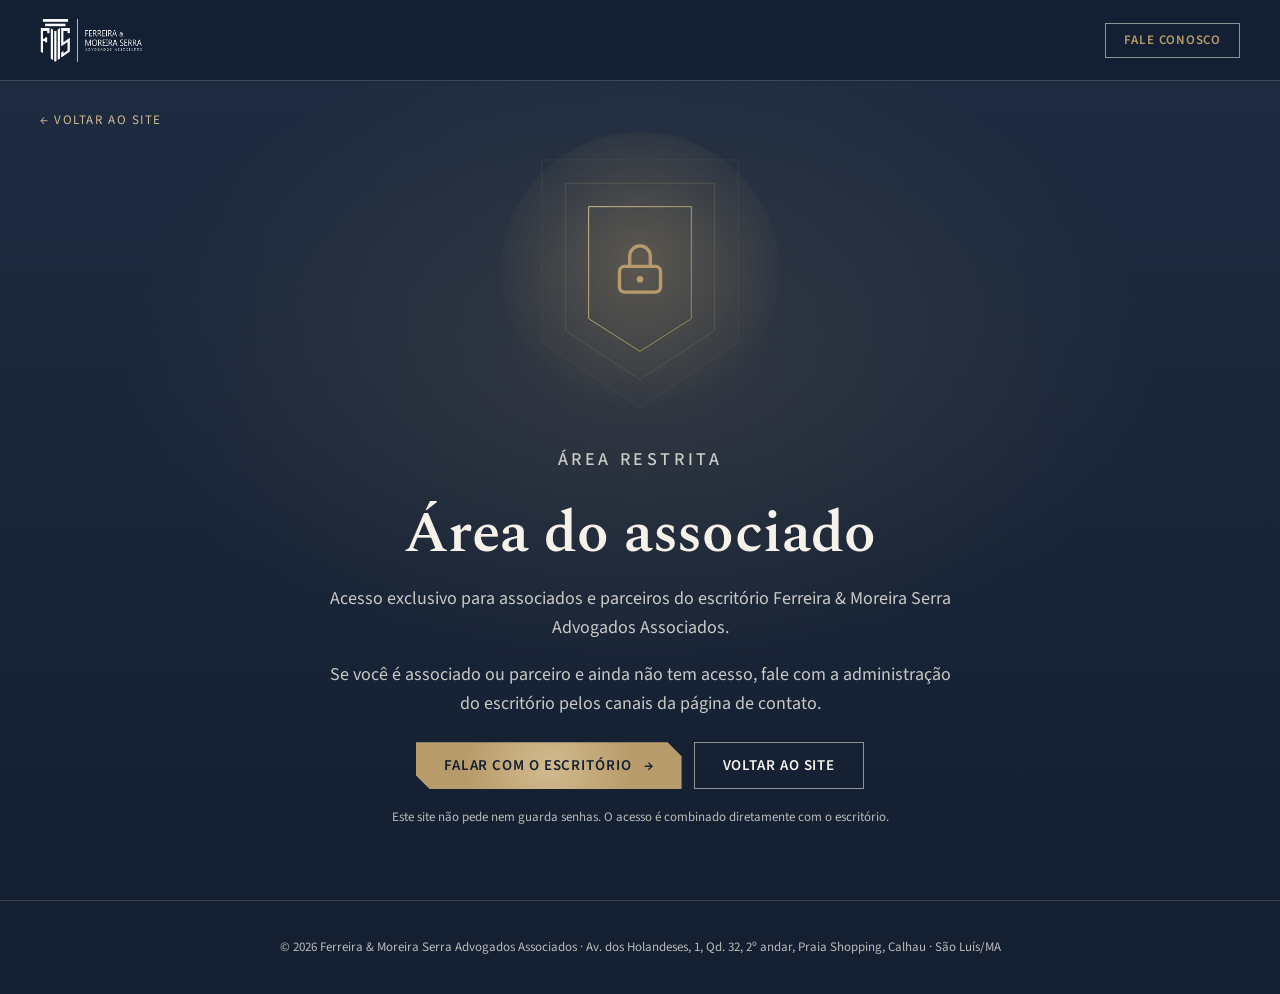
<file: associados.html>
<!doctype html>
<html lang="pt-BR">
<head>
  <meta charset="utf-8">
  <meta name="viewport" content="width=device-width, initial-scale=1">
  <title>Área do associado · Ferreira &amp; Moreira Serra Advogados Associados</title>
  <meta name="description" content="Acesso exclusivo para associados e parceiros do escritório Ferreira & Moreira Serra Advogados Associados.">
  <meta name="robots" content="noindex, nofollow">
  <meta name="theme-color" content="#141F31">
  <link rel="icon" type="image/svg+xml" href="assets/img/favicon.svg">
  <link rel="preconnect" href="https://fonts.googleapis.com">
  <link rel="preconnect" href="https://fonts.gstatic.com" crossorigin>
  <link href="https://fonts.googleapis.com/css2?family=Source+Sans+3:wght@400;500;600&family=Spectral:ital,wght@0,400;0,500;0,600;1,400&display=swap" rel="stylesheet">
  <link rel="stylesheet" href="assets/css/style.css?v=20261118k">
  <script>document.documentElement.classList.add(window.matchMedia("(prefers-reduced-motion: reduce)").matches ? "calmo" : "anima");</script>
</head>
<body>

<header class="topo rolado">
  <div class="topo__in">
    <a class="marca" href="index.html" aria-label="Ferreira & Moreira Serra — voltar ao site">
      <img src="assets/img/logo-fms.png" alt="Ferreira & Moreira Serra Advogados Associados" width="1522" height="657">
    </a>
    <nav class="nav" aria-label="Principal">
      <a href="index.html#contato" class="btn btn--contorno btn--peq">Fale conosco</a>
    </nav>
  </div>
</header>

<main class="assoc" id="conteudo">
  <a class="assoc__voltar" href="index.html">← Voltar ao site</a>
  <div class="assoc__in">
    <div class="assoc__escudo" aria-hidden="true">
      <svg class="hero__escudos" viewBox="0 0 600 640">
        <defs>
          <linearGradient id="g-latao" x1="0" y1="0" x2="1" y2="1">
            <stop offset="0" stop-color="#D9C39A"/><stop offset="1" stop-color="#9C7F50"/>
          </linearGradient>
          <radialGradient id="g-brilho" cx=".5" cy=".45" r=".55">
            <stop offset="0" stop-color="#B89B6A" stop-opacity=".35"/><stop offset="1" stop-color="#B89B6A" stop-opacity="0"/>
          </radialGradient>
        </defs>
        <circle cx="300" cy="300" r="300" fill="url(#g-brilho)"/>
        <path pathLength="1" d="M90 60h420v390L300 590 90 450z" fill="none" stroke="#B89B6A" stroke-opacity=".25"/>
        <path pathLength="1" d="M140 110h320v315L300 530 140 425z" fill="none" stroke="#B89B6A" stroke-opacity=".45"/>
        <path pathLength="1" d="M190 160h220v240L300 470 190 400z" fill="none" stroke="url(#g-latao)" stroke-width="2"/>
      </svg>
      <svg class="assoc__cadeado" viewBox="0 0 24 24"><rect x="4" y="11" width="16" height="10" rx="2" fill="none" stroke="currentColor" stroke-width="1.3"/><path d="M8 11V7a4 4 0 0 1 8 0v4" fill="none" stroke="currentColor" stroke-width="1.3"/><circle cx="12" cy="16" r="1.3" fill="currentColor"/></svg>
    </div>
    <p class="sobretitulo">Área restrita</p>
    <h1>Área do associado</h1>
    <p>Acesso exclusivo para associados e parceiros do escritório Ferreira &amp; Moreira Serra Advogados Associados.</p>
    <p>Se você é associado ou parceiro e ainda não tem acesso, fale com a administração do escritório pelos canais da página de contato.</p>
    <div class="assoc__acoes">
      <a class="btn btn--latao" href="index.html#contato">Falar com o escritório <span aria-hidden="true">→</span></a>
      <a class="btn btn--contorno" href="index.html">Voltar ao site</a>
    </div>
    <small>Este site não pede nem guarda senhas. O acesso é combinado diretamente com o escritório.</small>
  </div>
</main>

<footer class="rodape" style="padding: 36px 0">
  <div class="cont">
    <p class="rodape__legal" style="border: 0; padding: 0">© <span id="ano">2026</span> Ferreira &amp; Moreira Serra Advogados Associados · Av. dos Holandeses, 1, Qd. 32, 2º andar, Praia Shopping, Calhau · São Luís/MA</p>
  </div>
</footer>
<script>document.getElementById("ano").textContent = new Date().getFullYear();</script>
</body>
</html>
</file>
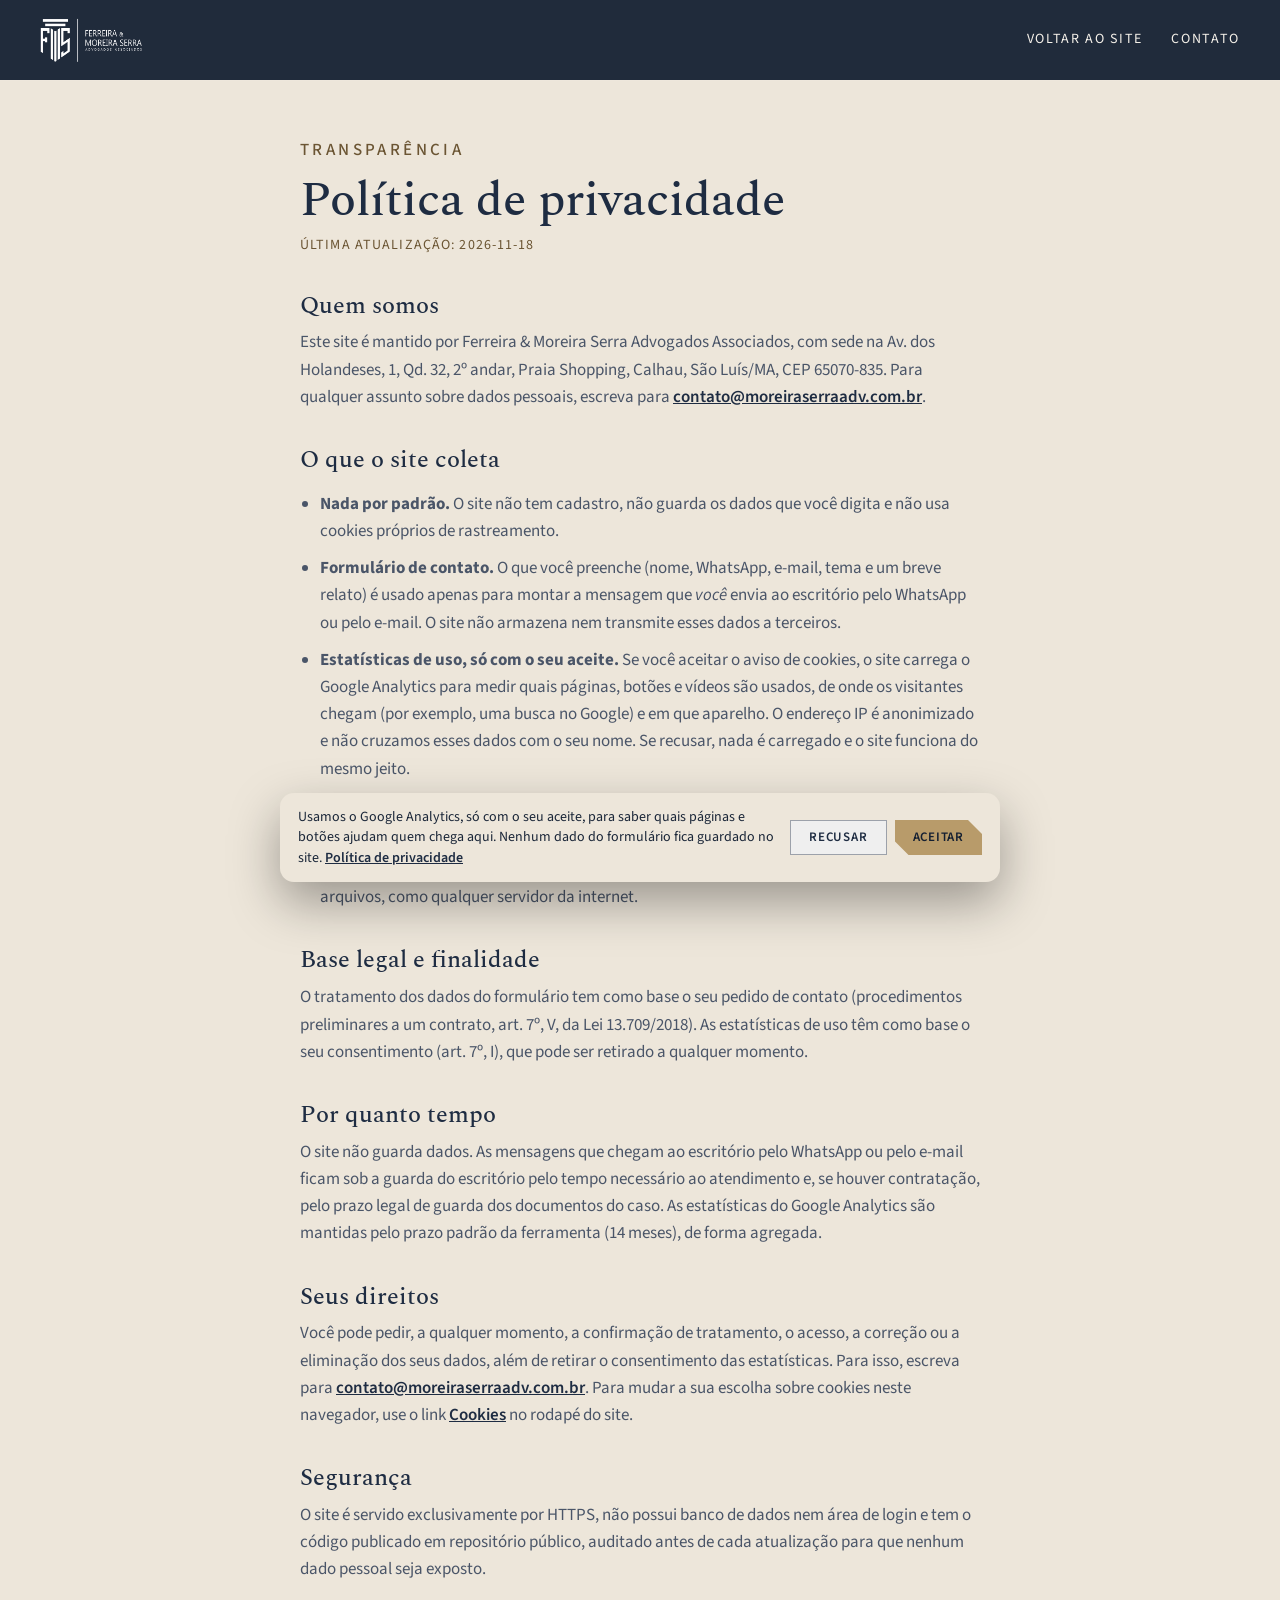
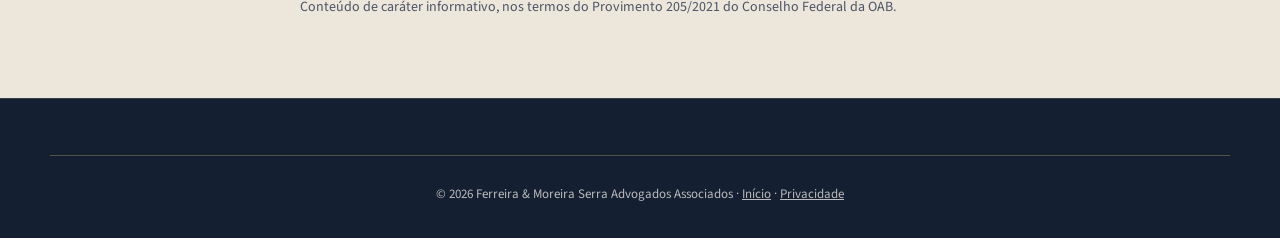
<file: privacidade.html>
<!DOCTYPE html>
<html lang="pt-BR">
<head>
  <meta charset="UTF-8">
  <meta name="viewport" content="width=device-width, initial-scale=1">
  <title>Política de privacidade · Ferreira &amp; Moreira Serra Advogados Associados</title>
  <meta name="description" content="Como o site do escritório Ferreira & Moreira Serra trata os dados de quem o visita: o que é coletado, com que finalidade, por quanto tempo e como exercer os seus direitos.">
  <link rel="canonical" href="https://moreiraserraadv.com.br/privacidade.html">
  <link rel="icon" href="assets/img/favicon.svg" type="image/svg+xml">
  <link rel="preconnect" href="https://fonts.googleapis.com">
  <link rel="preconnect" href="https://fonts.gstatic.com" crossorigin>
  <link href="https://fonts.googleapis.com/css2?family=Source+Sans+3:wght@400;500;600&family=Spectral:ital,wght@0,400;0,500;0,600;1,400&display=swap" rel="stylesheet">
  <link rel="stylesheet" href="assets/css/style.css?v=20261118k">
</head>
<body class="pagina-texto">
<a class="pular" href="#conteudo">Ir para o conteúdo</a>
<header class="topo rolado" id="topo">
  <div class="topo__in">
    <a class="marca" href="index.html" aria-label="Início"><img src="assets/img/logo-fms.png" alt="Ferreira & Moreira Serra Advogados Associados" width="180" height="54"></a>
    <nav class="nav"><a href="index.html">Voltar ao site</a><a href="index.html#contato">Contato</a></nav>
  </div>
</header>

<main id="conteudo" class="texto-legal">
  <div class="cont">
    <p class="sobretitulo">Transparência</p>
    <h1>Política de privacidade</h1>
    <p class="texto-legal__data">Última atualização: 2026-11-18</p>

    <h2>Quem somos</h2>
    <p>Este site é mantido por Ferreira &amp; Moreira Serra Advogados Associados, com sede na Av. dos Holandeses, 1, Qd. 32, 2º andar, Praia Shopping, Calhau, São Luís/MA, CEP 65070-835. Para qualquer assunto sobre dados pessoais, escreva para <a href="mailto:contato@moreiraserraadv.com.br">contato@moreiraserraadv.com.br</a>.</p>

    <h2>O que o site coleta</h2>
    <ul>
      <li><strong>Nada por padrão.</strong> O site não tem cadastro, não guarda os dados que você digita e não usa cookies próprios de rastreamento.</li>
      <li><strong>Formulário de contato.</strong> O que você preenche (nome, WhatsApp, e-mail, tema e um breve relato) é usado apenas para montar a mensagem que <em>você</em> envia ao escritório pelo WhatsApp ou pelo e-mail. O site não armazena nem transmite esses dados a terceiros.</li>
      <li><strong>Estatísticas de uso, só com o seu aceite.</strong> Se você aceitar o aviso de cookies, o site carrega o Google Analytics para medir quais páginas, botões e vídeos são usados, de onde os visitantes chegam (por exemplo, uma busca no Google) e em que aparelho. O endereço IP é anonimizado e não cruzamos esses dados com o seu nome. Se recusar, nada é carregado e o site funciona do mesmo jeito.</li>
      <li><strong>Vídeos.</strong> Os vídeos do YouTube só são carregados quando você clica para assistir, pelo domínio <code>youtube-nocookie.com</code>, que não grava cookies de rastreamento antes do play.</li>
      <li><strong>Fontes.</strong> As fontes de texto vêm do Google Fonts, que recebe o seu endereço IP para entregar os arquivos, como qualquer servidor da internet.</li>
    </ul>

    <h2>Base legal e finalidade</h2>
    <p>O tratamento dos dados do formulário tem como base o seu pedido de contato (procedimentos preliminares a um contrato, art. 7º, V, da Lei 13.709/2018). As estatísticas de uso têm como base o seu consentimento (art. 7º, I), que pode ser retirado a qualquer momento.</p>

    <h2>Por quanto tempo</h2>
    <p>O site não guarda dados. As mensagens que chegam ao escritório pelo WhatsApp ou pelo e-mail ficam sob a guarda do escritório pelo tempo necessário ao atendimento e, se houver contratação, pelo prazo legal de guarda dos documentos do caso. As estatísticas do Google Analytics são mantidas pelo prazo padrão da ferramenta (14 meses), de forma agregada.</p>

    <h2>Seus direitos</h2>
    <p>Você pode pedir, a qualquer momento, a confirmação de tratamento, o acesso, a correção ou a eliminação dos seus dados, além de retirar o consentimento das estatísticas. Para isso, escreva para <a href="mailto:contato@moreiraserraadv.com.br">contato@moreiraserraadv.com.br</a>. Para mudar a sua escolha sobre cookies neste navegador, use o link <a href="#" data-cookies-reabrir>Cookies</a> no rodapé do site.</p>

    <h2>Segurança</h2>
    <p>O site é servido exclusivamente por HTTPS, não possui banco de dados nem área de login e tem o código publicado em repositório público, auditado antes de cada atualização para que nenhum dado pessoal seja exposto.</p>

    <p class="texto-legal__nota">Conteúdo de caráter informativo, nos termos do Provimento 205/2021 do Conselho Federal da OAB.</p>
  </div>
</main>

<footer class="rodape">
  <div class="cont rodape__legal">© <span id="ano">2026</span> Ferreira &amp; Moreira Serra Advogados Associados · <a href="index.html">Início</a> · <a href="privacidade.html">Privacidade</a></div>
</footer>
<script src="assets/js/contato.js?v=20261118k"></script>
<script src="assets/js/metricas.js?v=20261118k"></script>
</body>
</html>
</file>
<file: assets/css/style.css>
/* ==========================================================
   Ferreira & Moreira Serra — site institucional
   Paleta e tipografia: ver CLAUDE.md
   ========================================================== */
:root {
  --marinho: #1E2C42;
  --marinho-2: #24344D;
  --profundo: #141F31;
  --latao: #B89B6A;
  --latao-claro: #D2BA8E;
  --areia: #EDE6DA;
  --areia-2: #E3DACB;
  --tinta: #1A2638;
  --tinta-suave: #4A5568;
  --branco: #F6F2EA;
  --linha-clara: rgba(246, 242, 234, .14);
  --serif: "Spectral", Georgia, "Times New Roman", serif;
  --sans: "Source Sans 3", "Segoe UI", system-ui, sans-serif;
  --escudo: polygon(0 0, 100% 0, 100% 84%, 50% 100%, 0 84%);
  --chanfro: polygon(0 0, calc(100% - 14px) 0, 100% 14px, 100% 100%, 14px 100%, 0 calc(100% - 14px));
  --cont: 1180px;
  --gutter: clamp(16px, 4vw, 40px);
}

*, *::before, *::after { box-sizing: border-box; }
html { scroll-behavior: smooth; scroll-padding-top: 84px; }
body {
  margin: 0;
  font: 400 17px/1.6 var(--sans);
  color: var(--branco);
  background: var(--profundo);
  -webkit-font-smoothing: antialiased;
}
img { max-width: 100%; display: block; }
a { color: inherit; }
h1, h2, h3, h4 { font-family: var(--serif); font-weight: 500; line-height: 1.12; margin: 0; }
p { margin: 0; }
i { font-style: normal; color: var(--latao); }
:focus-visible { outline: 2px solid var(--latao); outline-offset: 3px; }

.pular {
  position: absolute; left: -999px; top: 8px; z-index: 100;
  background: var(--latao); color: var(--profundo); padding: 8px 14px;
}
.pular:focus { left: 8px; }

.cont { max-width: var(--cont); margin: 0 auto; padding: 0 var(--gutter); }

.sobretitulo {
  font: 500 13px/1.2 var(--sans);
  letter-spacing: .22em;
  text-transform: uppercase;
  color: var(--latao);
  margin-bottom: 18px;
}

.titulo-secao { font-size: clamp(32px, 4.4vw, 52px); margin-bottom: clamp(36px, 5vw, 64px); }

/* ---------- Botões ---------- */
.btn {
  display: inline-flex; align-items: center; justify-content: center; gap: 12px;
  padding: 15px 28px;
  font: 600 15px/1 var(--sans);
  letter-spacing: .08em; text-transform: uppercase;
  text-decoration: none; border: 0; cursor: pointer;
  transition: background .2s, color .2s, transform .2s;
}
.btn--latao { background: var(--latao); color: var(--profundo); clip-path: var(--chanfro); }
.btn--latao:hover { background: var(--latao-claro); }
.btn--contorno { border: 1px solid currentColor; color: var(--branco); }
.btn--contorno:hover { background: var(--branco); color: var(--profundo); }
.btn--peq { padding: 10px 18px; font-size: 13px; }
.btn--largo { width: 100%; }

/* ---------- Cabeçalho ---------- */
.topo {
  position: fixed; inset: 0 0 auto; z-index: 50;
  transition: background .3s, box-shadow .3s;
}
.topo.rolado { background: rgba(20, 31, 49, .94); backdrop-filter: blur(8px); box-shadow: 0 1px 0 var(--linha-clara); }
.topo__in {
  max-width: 1320px; margin: 0 auto; padding: 18px var(--gutter);
  display: flex; align-items: center; justify-content: space-between; gap: 24px;
}
.marca img { height: 54px; width: auto; filter: brightness(0) invert(1); }
.topo.rolado .marca img { height: 44px; }
.nav { display: flex; align-items: center; gap: clamp(16px, 2.2vw, 34px); }
.nav a:not(.btn) {
  font-size: 14px; letter-spacing: .12em; text-transform: uppercase; text-decoration: none;
  padding: 6px 0; border-bottom: 1px solid transparent;
}
.nav a:not(.btn):hover, .nav a.ativo { border-color: var(--latao); }
.nav .btn--contorno { color: var(--latao); }
.nav .btn--contorno:hover { background: var(--latao); color: var(--profundo); }

.menu-btn { display: none; background: none; border: 0; padding: 8px; cursor: pointer; }
.menu-btn span { display: block; width: 26px; height: 2px; background: var(--latao); margin: 6px 0; transition: transform .25s, opacity .25s; }

/* ---------- Hero ---------- */
.hero {
  position: relative; min-height: 100vh; min-height: 100svh;
  display: grid; grid-template-columns: 1.15fr .85fr; align-items: center;
  background:
    radial-gradient(1200px 600px at 85% 40%, rgba(184,155,106,.10), transparent 60%),
    linear-gradient(180deg, var(--marinho) 0%, var(--profundo) 100%);
  overflow: hidden;
}
.hero__painel {
  position: relative; height: 100%;
  display: flex; align-items: center;
  padding: 140px var(--gutter) 120px max(var(--gutter), calc((100vw - 1180px) / 2 + var(--gutter)));
}
.hero__painel::before {
  content: ""; position: absolute; inset: 0 -12% 0 0; z-index: 0;
  background: var(--marinho-2);
  clip-path: polygon(0 0, 78% 0, 100% 58%, 72% 100%, 0 100%);
  opacity: .55;
}
.hero__texto { position: relative; z-index: 1; max-width: 680px; }
.hero h1 { font-size: clamp(38px, 5.4vw, 74px); font-weight: 600; letter-spacing: -.01em; }
.hero__lead { margin-top: 22px; max-width: 560px; font-size: 18px; color: rgba(246,242,234,.8); }
.hero__acoes { margin-top: 30px; display: flex; flex-wrap: wrap; gap: 14px; }

.hero__areas { margin-top: 20px; font-size: clamp(18px, 1.9vw, 23px); }
.hero__areas i { margin: 0 8px; }
.atalhos__rot { margin-top: 28px; font-size: 13px; letter-spacing: .14em; text-transform: uppercase; color: rgba(246,242,234,.55); }
.atalhos { margin-top: 10px; display: flex; flex-wrap: wrap; align-items: center; gap: 8px; }
.atalhos a {
  font-size: 14px; text-decoration: none; padding: 6px 14px; border-radius: 999px;
  border: 1px solid rgba(184,155,106,.5); color: var(--latao-claro); transition: background .2s, color .2s;
}
.atalhos a:hover { background: var(--latao); color: var(--profundo); }

.hero__arte { position: relative; width: min(100%, 560px); justify-self: center; aspect-ratio: 600 / 640; margin-right: var(--gutter); }
.hero__escudos { position: absolute; inset: 0; width: 100%; height: 100%; animation: respira 9s ease-in-out infinite; }
.hero__monograma {
  position: absolute; left: 39.2%; top: 32%; width: 21.7%; aspect-ratio: 445 / 657; overflow: hidden;
}
.hero__monograma img { width: 342%; max-width: none; height: auto; filter: brightness(0) invert(1); }
@keyframes respira { 50% { transform: scale(1.025); } }
@media (prefers-reduced-motion: reduce) { .hero__escudos { animation: none; } html { scroll-behavior: auto; } }

/* ---------- Faixa "Visto na Band" ---------- */
.faixa {
  display: flex; align-items: center; justify-content: center; flex-wrap: wrap; gap: 10px 22px;
  padding: 22px var(--gutter); text-decoration: none; text-align: center;
  background: linear-gradient(90deg, #9C7F50, var(--latao) 30%, var(--latao-claro) 50%, var(--latao) 70%, #9C7F50);
  color: var(--profundo);
}
.faixa__rotulo { font-size: 13px; letter-spacing: .2em; text-transform: uppercase; }
.faixa__band { font: 600 clamp(22px, 2.6vw, 30px)/1 var(--serif); letter-spacing: .01em; }
.faixa__txt { font-size: 16px; }
.faixa__link { font-weight: 600; font-size: 14px; letter-spacing: .1em; text-transform: uppercase; border-bottom: 1px solid currentColor; }
.faixa:hover .faixa__link { border-bottom-width: 2px; }

/* ---------- Seu caso (triagem) ---------- */
.triagem__cab { display: grid; grid-template-columns: 1fr 1fr; gap: 16px 60px; align-items: end; margin-bottom: clamp(28px, 3.5vw, 44px); }
.triagem__cab .titulo-secao { margin-bottom: 0; color: var(--marinho); }
.triagem__cab > p { color: var(--tinta-suave); font-size: 18px; }

.caso {
  display: grid; grid-template-columns: 280px 1fr;
  background: #FBF8F3; color: var(--tinta);
  border-radius: 20px; overflow: hidden;
  box-shadow: 0 30px 60px rgba(26,38,56,.16), 0 0 0 1px rgba(26,38,56,.06);
}
.caso__abas {
  display: flex; flex-direction: column; padding: 22px 0;
  background:
    radial-gradient(400px 300px at 0% 0%, rgba(184,155,106,.14), transparent 60%),
    linear-gradient(180deg, var(--marinho), var(--profundo));
}
.caso__aba {
  display: flex; align-items: center; gap: 16px; width: 100%;
  padding: 18px 26px; text-align: left; cursor: pointer;
  background: none; border: 0; border-left: 3px solid transparent;
  color: rgba(246,242,234,.72); font-family: var(--sans);
  transition: background .2s, color .2s, border-color .2s;
}
.caso__aba svg { width: 30px; height: 30px; flex: none; color: var(--latao); opacity: .75; }
.caso__aba strong { display: block; font: 600 17px/1.2 var(--sans); }
.caso__aba small { display: block; margin-top: 3px; font-size: 13px; color: rgba(246,242,234,.5); }
.caso__aba:hover { color: var(--branco); background: rgba(255,255,255,.04); }
.caso__aba[aria-selected="true"] { color: var(--branco); background: rgba(255,255,255,.08); border-left-color: var(--latao); }
.caso__aba[aria-selected="true"] svg { opacity: 1; }
.caso__ajuda {
  margin: auto 26px 4px; padding-top: 22px; border-top: 1px solid var(--linha-clara);
  font-size: 14px; line-height: 1.5; color: rgba(246,242,234,.65); text-decoration: none;
}
.caso__ajuda strong { color: var(--latao); font-weight: 600; }
.caso__ajuda:hover strong { color: var(--latao-claro); }

.caso__corpo { padding: 26px clamp(22px, 3vw, 40px) 30px; min-width: 0; }
.caso__chips { display: flex; flex-wrap: wrap; gap: 8px; padding-bottom: 22px; border-bottom: 1px solid rgba(26,38,56,.12); }
.caso__chip {
  padding: 9px 18px; border-radius: 999px; cursor: pointer;
  font: 500 15px var(--sans); color: var(--tinta);
  background: transparent; border: 1px solid rgba(26,38,56,.22);
  transition: background .2s, border-color .2s, color .2s;
}
.caso__chip:hover { border-color: var(--latao); }
.caso__chip[aria-pressed="true"] { background: var(--marinho); border-color: var(--marinho); color: var(--branco); }

.caso__conteudo { min-height: 420px; }
.caso__box { padding-top: 24px; animation: surgir .35s ease; }
@keyframes surgir { from { opacity: 0; transform: translateY(8px); } }
.caso__titulo { font-size: clamp(24px, 2.4vw, 31px); font-weight: 600; color: var(--marinho); }
.caso__cols { display: grid; grid-template-columns: 1.1fr 1fr; gap: 32px; margin-top: 22px; }
.caso__cols h4 { font: 600 13px var(--sans); letter-spacing: .16em; text-transform: uppercase; color: #8C7148; margin-bottom: 12px; }
.saiba { list-style: none; padding: 0; margin: 0; display: grid; gap: 12px; }
.saiba li { position: relative; padding-left: 22px; font-size: 16px; color: var(--tinta-suave); }
.saiba li::before { content: ""; position: absolute; left: 0; top: .5em; width: 9px; height: 10px; background: var(--latao); clip-path: var(--escudo); }
.caso__dica { font-size: 14px; color: var(--tinta-suave); margin: -4px 0 10px; }
.docs { list-style: none; padding: 0; margin: 0; display: grid; gap: 8px; }
.docs label { display: flex; gap: 10px; align-items: flex-start; cursor: pointer; font-size: 16px; }
.docs input { width: 18px; height: 18px; margin-top: 3px; flex: none; accent-color: var(--marinho); }
.docs input:checked + span { color: var(--tinta-suave); text-decoration: line-through; text-decoration-color: var(--latao); }

.caso__rodape {
  display: flex; align-items: center; justify-content: space-between; gap: 20px; flex-wrap: wrap;
  margin-top: 26px; padding-top: 22px; border-top: 1px solid rgba(26,38,56,.12);
}
.caso__video {
  display: flex; align-items: center; gap: 14px; flex: 1 1 300px; max-width: 420px; padding: 8px 14px 8px 8px; text-align: left;
  background: var(--marinho); color: var(--branco); border: 0; border-radius: 12px; cursor: pointer; transition: background .2s;
}
.caso__video img { width: 52px; height: 78px; object-fit: cover; border-radius: 6px; flex: none; }
.caso__video small { display: block; font-size: 11px; letter-spacing: .14em; text-transform: uppercase; color: var(--latao); margin-bottom: 3px; }
.caso__video strong { font: 500 16px/1.25 var(--serif); }
.caso__video:hover { background: var(--marinho-2); }
.caso__iframe { display: block; width: 220px; aspect-ratio: 9 / 16; border: 1px solid var(--latao); }
.caso__acoes { display: flex; flex-wrap: wrap; gap: 10px; }
.caso__acoes .btn { padding: 14px 20px; font-size: 14px; }
.caso__nota { margin-top: 14px; font-size: 13px; color: var(--tinta-suave); }
.caso__rodape > .caso__nota { margin-top: 0; flex: 1 1 260px; }

.btn--marinho { border: 1px solid var(--marinho); color: var(--marinho); background: transparent; }
.btn--marinho:hover { background: var(--marinho); color: var(--branco); }

/* ---------- Como funciona ---------- */
.passos { list-style: none; padding: 0; margin: 0; display: grid; grid-template-columns: repeat(4, 1fr); gap: 20px; counter-reset: p; }
.passos li { position: relative; padding: 34px 26px 30px; background: linear-gradient(180deg, #24344D, #1A263A); border-top: 1px solid var(--latao); }
.passos li:not(:last-child)::after {
  content: ""; position: absolute; right: -16px; top: 52px; width: 12px; height: 12px; z-index: 1;
  border-top: 1px solid var(--latao); border-right: 1px solid var(--latao); transform: rotate(45deg);
}
.passos__n {
  display: grid; place-items: center; width: 46px; height: 52px; padding-bottom: 6px; margin-bottom: 20px;
  font: 600 20px var(--serif); color: var(--profundo); background: var(--latao); clip-path: var(--escudo);
}
.passos h3 { font-size: 23px; margin-bottom: 10px; }
.passos p { color: rgba(246,242,234,.75); font-size: 16px; }
.passos__acao { margin-top: 40px; text-align: center; }

/* ---------- Dúvidas ---------- */
.duvidas { display: grid; grid-template-columns: .8fr 1.2fr; gap: 32px 72px; align-items: start; }
.duvidas .titulo-secao { color: var(--marinho); margin-bottom: 20px; }
.duvidas__sub { color: var(--tinta-suave); }
.duvidas__sub a, .faq a { color: var(--marinho); font-weight: 600; }
.faq details { border-bottom: 1px solid rgba(26,38,56,.18); }
.faq details:first-child { border-top: 1px solid rgba(26,38,56,.18); }
.faq summary {
  list-style: none; cursor: pointer; padding: 22px 44px 22px 0; position: relative;
  font: 500 clamp(19px, 1.9vw, 23px)/1.3 var(--serif); color: var(--marinho);
}
.faq summary::-webkit-details-marker { display: none; }
.faq summary::after {
  content: "+"; position: absolute; right: 6px; top: 50%; transform: translateY(-50%);
  font: 400 28px var(--sans); color: #8C7148; transition: transform .25s;
}
.faq details[open] summary::after { transform: translateY(-50%) rotate(45deg); }
.faq details p { padding: 0 44px 24px 0; color: var(--tinta-suave); }

/* ---------- Seções ---------- */
.secao { padding: clamp(80px, 11vw, 140px) 0; position: relative; }
.secao--areia {
  background: var(--areia); color: var(--tinta);
  background-image: radial-gradient(900px 500px at 10% 0%, rgba(255,255,255,.55), transparent 60%);
}
.secao--areia .sobretitulo { color: #8C7148; }
.secao--marinho { background: var(--marinho); }
.secao--escura {
  background:
    radial-gradient(700px 400px at 80% 10%, rgba(184,155,106,.12), transparent 60%),
    var(--profundo);
}

/* ---------- Escritório ---------- */
.escritorio { display: grid; grid-template-columns: 1.1fr 1fr; gap: 40px 72px; }
.escritorio__titulo h2 { font-size: clamp(34px, 4.6vw, 58px); font-weight: 600; color: var(--marinho); }
.escritorio__texto { align-self: end; display: grid; gap: 18px; color: var(--tinta-suave); font-size: 18px; }
.pilares {
  grid-column: 1 / -1; list-style: none; padding: 0; margin: 40px 0 0;
  display: grid; grid-template-columns: repeat(3, 1fr); gap: 0;
  border-top: 1px solid rgba(26,38,56,.18);
}
.pilares li { padding: 32px 28px 0 0; }
.pilares li + li { padding-left: 28px; border-left: 1px solid rgba(26,38,56,.18); }
.pilares__n { font: 400 15px var(--serif); color: #8C7148; letter-spacing: .1em; }
.pilares h3 { font-size: 24px; margin: 10px 0 10px; color: var(--marinho); }
.pilares p { color: var(--tinta-suave); font-size: 16px; }

/* ---------- Atuação (escudos) ---------- */
.escudos { display: grid; grid-template-columns: repeat(3, 1fr); gap: 28px; align-items: start; }
.escudo {
  position: relative; padding: 48px 34px 96px;
  text-align: center;
  background: linear-gradient(180deg, #24344D 0%, #182336 100%);
  clip-path: var(--escudo);
  transition: transform .3s;
}
.escudo::before { /* filete de latão acompanhando o escudo */
  content: ""; position: absolute; inset: 8px; pointer-events: none;
  clip-path: var(--escudo);
  background: linear-gradient(var(--latao), var(--latao)) top / 100% 1px no-repeat,
              linear-gradient(var(--latao), var(--latao)) left / 1px 84% no-repeat,
              linear-gradient(var(--latao), var(--latao)) right / 1px 84% no-repeat;
  opacity: .55;
}
.escudo:hover { transform: translateY(-6px); }
.escudo--destaque { margin-top: -24px; background: linear-gradient(180deg, #2A3B56 0%, #1A263A 100%); }
.escudo__icone { width: 54px; height: 54px; color: var(--latao); margin: 0 auto 20px; }
.escudo h3 { font-size: clamp(24px, 2.4vw, 30px); font-weight: 600; text-transform: uppercase; letter-spacing: .02em; }
.escudo > p { margin: 16px auto 0; color: rgba(246,242,234,.8); max-width: 300px; }
.escudo ul { list-style: none; padding: 0; margin: 20px 0 0; font-size: 15px; color: rgba(246,242,234,.72); }
.escudo li { padding: 6px 0; border-top: 1px solid var(--linha-clara); }
.escudo__link {
  display: inline-block; margin-top: 22px; color: var(--latao); font-weight: 600; text-decoration: none;
}
.escudo__link:hover { color: var(--latao-claro); }

/* ---------- Equipe ---------- */
.equipe { display: grid; grid-template-columns: repeat(3, 1fr); gap: clamp(20px, 4vw, 56px); align-items: start; }
.pessoa { text-align: center; }
.pessoa--centro { margin-top: -40px; }
.pessoa__foto {
  aspect-ratio: 4 / 4.6; clip-path: var(--escudo);
  background:
    radial-gradient(circle at 50% 38%, rgba(184,155,106,.28), transparent 55%),
    linear-gradient(160deg, #2A3B56, #141F31);
  display: grid; place-items: center; margin-bottom: 26px;
}
.pessoa__foto img { width: 100%; height: 100%; object-fit: cover; }
.pessoa__marca { width: 24%; aspect-ratio: 445 / 657; overflow: hidden; margin-bottom: 14%; opacity: .55; filter: drop-shadow(0 0 18px rgba(184,155,106,.35)); }
.pessoa__marca img { width: 342%; max-width: none; height: auto; filter: brightness(0) invert(.72) sepia(.5) saturate(1.6) hue-rotate(-8deg); }
.pessoa h3 {
  font-size: clamp(22px, 2.3vw, 30px); color: var(--marinho);
  display: inline-block; padding-bottom: 12px; border-bottom: 1px solid var(--latao);
}
.pessoa p { margin-top: 12px; color: var(--tinta-suave); font-size: 16px; }
.pessoa__oab { font-size: 13px !important; letter-spacing: .14em; text-transform: uppercase; color: #8C7148 !important; }

/* ---------- Na Mídia ---------- */
.midia__cab { display: grid; grid-template-columns: 1fr 1fr; gap: 24px 60px; align-items: end; margin-bottom: 48px; }
.midia__cab .titulo-secao { margin-bottom: 0; }
.midia__intro { color: rgba(246,242,234,.75); }
.midia__intro strong { color: var(--branco); font-weight: 600; }
.midia { display: grid; grid-template-columns: minmax(260px, 340px) 1fr; gap: clamp(24px, 4vw, 56px); align-items: start; }

.player { position: sticky; top: 100px; }
.galeria { min-width: 0; }
.player__capa, .player iframe {
  position: relative; display: block; width: 100%; aspect-ratio: 9 / 16;
  border: 1px solid var(--latao); padding: 0; background: #000; cursor: pointer; overflow: hidden;
}
.player__capa img { width: 100%; height: 100%; object-fit: cover; opacity: .85; transition: opacity .3s, transform .5s; }
.player__capa:hover img { opacity: 1; transform: scale(1.03); }
.player__play {
  position: absolute; left: 50%; top: 50%; transform: translate(-50%, -50%);
  background: var(--latao); color: var(--profundo); padding: 14px 24px;
  font: 600 16px var(--sans); letter-spacing: .06em; text-transform: uppercase; clip-path: var(--chanfro);
}
.player__rotulo { margin-top: 18px; font-size: 13px; letter-spacing: .16em; text-transform: uppercase; color: var(--latao); }
.player__titulo { margin-top: 6px; font-size: 24px; }

.filtros { display: flex; flex-wrap: wrap; gap: 8px; margin-bottom: 22px; }
.filtros button {
  font: 500 14px var(--sans); color: var(--branco); background: transparent;
  border: 1px solid var(--linha-clara); padding: 8px 16px; border-radius: 999px; cursor: pointer;
}
.filtros button:hover { border-color: var(--latao); }
.filtros button[aria-selected="true"] { background: var(--latao); border-color: var(--latao); color: var(--profundo); }

.cartoes {
  list-style: none; margin: 0; padding: 0 0 6px;
  display: grid; grid-auto-flow: column; grid-auto-columns: minmax(170px, 200px); gap: 16px;
  overflow-x: auto; scroll-snap-type: x mandatory; scrollbar-width: thin; scrollbar-color: var(--latao) transparent;
}
.cartao { scroll-snap-align: start; }
.cartao button {
  position: relative; display: block; width: 100%; aspect-ratio: 9 / 15; padding: 0; border: 0; cursor: pointer;
  clip-path: var(--escudo); background: var(--marinho); text-align: left; color: var(--branco);
}
.cartao img { width: 100%; height: 100%; object-fit: cover; transition: transform .5s; }
.cartao button:hover img { transform: scale(1.06); }
.cartao button::after {
  content: ""; position: absolute; inset: 0;
  background: linear-gradient(180deg, rgba(20,31,49,0) 30%, rgba(20,31,49,.92) 72%);
}
.cartao__titulo {
  position: absolute; left: 14px; right: 14px; bottom: 22%; z-index: 1;
  font: 500 17px/1.2 var(--serif);
  display: -webkit-box; -webkit-line-clamp: 4; -webkit-box-orient: vertical; overflow: hidden;
}
.cartao__v {
  position: absolute; left: 50%; bottom: 5%; transform: translateX(-50%); z-index: 1;
  font: 600 26px/1 var(--serif); color: var(--latao);
}
.cartao.ativo button { outline: 2px solid var(--latao); outline-offset: -2px; }

.ep + .ep { margin-top: 34px; padding-top: 30px; border-top: 1px solid var(--linha-clara); }
.ep__cab { display: flex; justify-content: space-between; align-items: flex-end; gap: 16px; margin-bottom: 16px; flex-wrap: wrap; }
.ep__rotulo { font-size: 12px; letter-spacing: .18em; text-transform: uppercase; color: var(--latao); }
.ep__titulo { font-size: clamp(20px, 2vw, 25px); margin-top: 6px; }
.ep__sub { margin-top: 4px; font-size: 15px; color: rgba(246,242,234,.65); }
.ep__nav { display: flex; align-items: center; gap: 8px; }
.ep__nav .seta { width: 38px; height: 38px; font-size: 16px; }
.ep__link { margin-left: 8px; font-size: 14px; color: var(--latao); text-decoration: none; border-bottom: 1px solid rgba(184,155,106,.4); }
.ep__link:hover { border-color: var(--latao); }
.ep .cartoes { grid-auto-columns: minmax(150px, 170px); }
.ep .cartao__titulo { font-size: 15px; }

.galeria__nav { display: flex; align-items: center; gap: 10px; margin-top: 30px; flex-wrap: wrap; }
.seta {
  width: 46px; height: 46px; border: 1px solid var(--linha-clara); background: none; color: var(--branco);
  font-size: 20px; cursor: pointer;
}
.seta:hover { border-color: var(--latao); color: var(--latao); }
.galeria__nav .btn { margin-left: auto; }

/* ---------- Contato / agendamento ---------- */
.contato { display: grid; grid-template-columns: .9fr 1.1fr; gap: clamp(32px, 6vw, 80px); align-items: center; }
.contato__chamada { text-align: center; }
.contato__logo {
  width: 150px; aspect-ratio: 445 / 657; overflow: hidden; margin: 0 auto 36px;
  filter: drop-shadow(0 0 36px rgba(184,155,106,.55));
}
.contato__logo img { width: 342%; max-width: none; height: auto; filter: brightness(0) invert(1); }
.contato__chamada h2 { font-size: clamp(34px, 4.4vw, 54px); text-transform: uppercase; font-weight: 500; letter-spacing: .02em; }
.contato__chamada > p { margin-top: 12px; font: 400 clamp(22px, 2.4vw, 30px)/1.3 var(--serif); color: var(--latao); }
.contato__dados { list-style: none; padding: 0; margin: 32px 0 0; display: grid; gap: 8px; }
.contato__dados a { text-decoration: none; border-bottom: 1px solid var(--linha-clara); }
.contato__dados a:hover { border-color: var(--latao); }

.agenda {
  background: var(--areia); color: var(--tinta);
  padding: clamp(24px, 4vw, 44px); border-radius: 18px;
  box-shadow: 0 30px 60px rgba(0,0,0,.25);
}
.agenda__passos {
  list-style: none; padding: 0; margin: 0 0 28px; display: grid; grid-template-columns: repeat(3, 1fr);
  font-size: 15px; text-align: center;
}
.agenda__passos li { padding: 10px 6px; background: var(--marinho); color: var(--branco); clip-path: polygon(0 0, calc(100% - 12px) 0, 100% 50%, calc(100% - 12px) 100%, 0 100%, 12px 50%); }
.agenda__passos li:first-child { border-radius: 999px 0 0 999px; clip-path: polygon(0 0, calc(100% - 12px) 0, 100% 50%, calc(100% - 12px) 100%, 0 100%); }
.agenda__passos li:last-child { border-radius: 0 999px 999px 0; clip-path: polygon(0 0, 100% 0, 100% 100%, 0 100%, 12px 50%); }
.agenda__passos li.ativo { background: #8E96A3; }
.agenda__bloco { border: 0; padding: 0; margin: 0 0 22px; min-width: 0; }
.agenda__bloco legend { font: 500 22px var(--serif); color: var(--marinho); margin-bottom: 12px; padding: 0; }
.opcoes { display: flex; flex-wrap: wrap; gap: 10px; }
.opcoes label { position: relative; cursor: pointer; }
.opcoes input { position: absolute; opacity: 0; inset: 0; }
.opcoes span {
  display: inline-block; padding: 9px 20px; border-radius: 999px;
  border: 1px solid #9AA3AF; background: #F7F3EC; font-size: 16px; transition: background .2s, border-color .2s;
}
.opcoes input:checked + span { background: var(--marinho); color: var(--branco); border-color: var(--marinho); }
.opcoes input:focus-visible + span { outline: 2px solid var(--latao); outline-offset: 2px; }
.linha { display: grid; grid-template-columns: 1fr 1fr; gap: 12px; margin-top: 12px; }
.campo { display: grid; gap: 4px; margin-top: 12px; font-size: 14px; color: var(--tinta-suave); }
.linha .campo { margin-top: 0; }
.campo input, .campo select, .campo textarea {
  font: 400 16px var(--sans); color: var(--tinta); width: 100%;
  padding: 11px 14px; border: 1px solid #9AA3AF; border-radius: 10px; background: #FBF8F3;
}
.campo input:focus, .campo select:focus, .campo textarea:focus { outline: none; border-color: var(--marinho); box-shadow: 0 0 0 3px rgba(30,44,66,.15); }
.campo textarea { resize: vertical; }
.agenda__erro { color: #A33A2B; font-size: 15px; min-height: 1.2em; margin-bottom: 8px; }
.agenda__nota { margin-top: 14px; font-size: 14px; color: var(--tinta-suave); text-align: center; }

/* ---------- Rodapé ---------- */
.rodape { background: var(--profundo); padding: 72px 0 40px; border-top: 1px solid var(--linha-clara); }
.rodape__topo { display: flex; justify-content: space-between; align-items: center; gap: 24px; flex-wrap: wrap; }
.rodape__logo { height: 64px; width: auto; filter: brightness(0) invert(1); }
.rodape__topo nav { display: flex; flex-wrap: wrap; gap: 24px; }
.rodape__topo nav a { text-decoration: none; font-size: 15px; }
.rodape__topo nav a:hover { color: var(--latao); }
.rodape__cols { display: grid; grid-template-columns: repeat(3, 1fr); gap: 32px; margin: 64px 0 56px; }
.rodape h4 { font: 500 15px var(--sans); letter-spacing: .14em; text-transform: uppercase; color: var(--latao); margin-bottom: 14px; }
.rodape__cols p { color: rgba(246,242,234,.8); }
.rodape__cols a { text-decoration: none; }
.rodape__cols a:hover { color: var(--latao); }
.redes { display: flex; gap: 14px; }
.redes a { width: 44px; height: 44px; display: grid; place-items: center; border: 1px solid var(--latao); border-radius: 10px; }
.redes svg { width: 22px; height: 22px; fill: var(--latao); }
.rodape__legal {
  padding-top: 28px; border-top: 1px solid rgba(184,155,106,.4);
  text-align: center; font-size: 13px; color: rgba(246,242,234,.6);
}

.whats-flutuante {
  position: fixed; right: 18px; bottom: 18px; z-index: 40;
  width: 56px; height: 56px; border-radius: 50%; display: grid; place-items: center;
  background: var(--latao); box-shadow: 0 10px 24px rgba(0,0,0,.35);
  transition: transform .2s;
}
.whats-flutuante:hover { transform: scale(1.08); }
.whats-flutuante svg { width: 28px; height: 28px; fill: var(--profundo); }

/* ---------- Animação de entrada ---------- */
.revela { opacity: 0; transform: translateY(24px); transition: opacity .8s ease, transform .8s ease; }
.revela.visivel { opacity: 1; transform: none; }
@media (prefers-reduced-motion: reduce) { .revela { opacity: 1; transform: none; transition: none; } }

/* ---------- Responsivo ---------- */
@media (max-width: 1080px) {
  .hero { grid-template-columns: 1fr; }
  .hero__arte { position: absolute; right: -14%; top: 50%; transform: translateY(-50%); width: 70%; opacity: .22; margin: 0; }
  .hero__painel::before { display: none; }
  .escudos, .equipe { grid-template-columns: 1fr; max-width: 460px; margin: 0 auto; }
  .escudo--destaque, .pessoa--centro { margin-top: 0; }
  .midia { grid-template-columns: 1fr; }
  .player { max-width: 340px; }
  .contato { grid-template-columns: 1fr; }
  .player { position: relative; top: 0; }
  .pessoa__foto { max-width: 260px; margin-left: auto; margin-right: auto; }
  .contato__logo { width: 110px; margin-bottom: 26px; }
  .passos { grid-template-columns: 1fr 1fr; }
  .passos li:nth-child(2)::after { display: none; }
  .duvidas { grid-template-columns: 1fr; }
}
@media (max-width: 860px) {
  .menu-btn { display: block; position: relative; z-index: 2; }
  .nav {
    position: fixed; inset: 0; flex-direction: column; justify-content: center; gap: 26px;
    background: var(--profundo); transform: translateX(100%); transition: transform .35s ease;
  }
  .nav a:not(.btn) { font-size: 20px; }
  .topo.aberto { inset: 0; background: var(--profundo); backdrop-filter: none; }
  .topo.aberto .nav { transform: none; }
  .player { max-width: 280px; margin: 0 auto; }
  .topo.aberto .menu-btn span:nth-child(1) { transform: translateY(8px) rotate(45deg); }
  .topo.aberto .menu-btn span:nth-child(2) { opacity: 0; }
  .topo.aberto .menu-btn span:nth-child(3) { transform: translateY(-8px) rotate(-45deg); }
  .marca img { height: 44px; }
  .escritorio, .midia__cab { grid-template-columns: 1fr; }
  .pilares { grid-template-columns: 1fr; }
  .pilares li, .pilares li + li { padding: 26px 0; border-left: 0; border-bottom: 1px solid rgba(26,38,56,.18); }
  .rodape__cols { grid-template-columns: 1fr; }
  .triagem__cab { grid-template-columns: 1fr; }
  .caso { grid-template-columns: 1fr; }
  .caso__abas { display: grid; grid-template-columns: 1fr 1fr; padding: 0; }
  .caso__aba { padding: 14px 16px; gap: 10px; border-left: 0; border-bottom: 3px solid transparent; }
  .caso__aba strong { font-size: 15px; }
  .caso__aba[aria-selected="true"] { border-bottom-color: var(--latao); }
  .caso__aba svg { width: 24px; height: 24px; }
  .caso__aba small { display: none; }
  .caso__ajuda { display: none; }
  .caso__cols { grid-template-columns: 1fr; gap: 24px; }
  .caso__conteudo { min-height: 0; }
  .passos { grid-template-columns: 1fr; gap: 12px; }
  .passos li { display: grid; grid-template-columns: 46px 1fr; gap: 4px 18px; padding: 22px 20px; }
  .passos li::after { display: none; }
  .passos__n { grid-row: span 2; margin: 0; }
  .passos h3 { font-size: 21px; margin: 0; }
  .faixa__txt { font-size: 14px; }
}
@media (max-width: 520px) {
  body { font-size: 16px; }
  .hero__painel { padding-top: 120px; }
  .hero__acoes .btn { width: 100%; }
  .linha { grid-template-columns: 1fr; }
  .agenda__passos { font-size: 13px; }
  .galeria__nav .btn { margin-left: 0; width: 100%; }
  .caso__acoes, .caso__acoes .btn { width: 100%; }
  .caso__video { max-width: none; }
  .ep__nav .seta { display: none; }
  .ep__link { margin-left: 0; }
}

/* ==========================================================
   MOVIMENTO (assets/js/movimento.js)
   Tudo para com "reduzir movimento" (.calmo / prefers-reduced-motion)
   ========================================================== */

/* Barra de progresso da página */
.progresso { position: fixed; inset: 0 0 auto; height: 2px; z-index: 60; pointer-events: none; }
.progresso span { display: block; height: 100%; background: linear-gradient(90deg, #9C7F50, var(--latao-claro)); transform: scaleX(0); transform-origin: 0 50%; }

/* Cabeçalho some ao descer e volta ao subir */
.topo { transition: background .3s, box-shadow .3s, transform .35s ease; }
.topo.escondido { transform: translateY(-100%); }

/* Títulos: palavras sobem de dentro da máscara */
.anima .palavra { display: inline-block; overflow: hidden; vertical-align: top; padding: .08em 0 .14em; margin: -.08em 0 -.14em; }
.anima .palavra > span { display: inline-block; transform: translateY(110%); transition: transform 1s cubic-bezier(.2,.75,.15,1); }
.anima .revelado .palavra > span { transform: none; }

/* Topo: partículas, escudos que se desenham, reflexo de luz */
.hero__canvas { position: absolute; inset: 0; z-index: 0; pointer-events: none; }
.hero__painel, .hero__arte { z-index: 1; }
.hero__arte { translate: var(--px, 0) var(--py, 0); transition: translate .6s cubic-bezier(.2,.7,.2,1); }
.anima .hero__escudos path { stroke-dasharray: 1; stroke-dashoffset: 1; animation: desenha 2.2s cubic-bezier(.6,0,.2,1) forwards; }
.anima .hero__escudos path:nth-of-type(2) { animation-delay: .25s; }
.anima .hero__escudos path:nth-of-type(3) { animation-delay: .5s; }
.anima .hero__escudos circle { animation: surge 2s ease both; }
@keyframes desenha { to { stroke-dashoffset: 0; } }
.anima .hero__monograma { animation: surge 1.4s 1.1s cubic-bezier(.2,.7,.2,1) both; }
@keyframes surge { from { opacity: 0; transform: scale(.94); } }
.hero__reflexo {
  position: absolute; left: 31.67%; top: 25%; width: 36.67%; height: 48.44%;
  clip-path: polygon(0 0, 100% 0, 100% 77.4%, 50% 100%, 0 77.4%); pointer-events: none; overflow: hidden;
}
.hero__reflexo::before {
  content: ""; position: absolute; top: -20%; bottom: -20%; width: 45%; left: -60%;
  background: linear-gradient(100deg, transparent, rgba(255,240,210,.16) 45%, rgba(255,240,210,.32) 50%, rgba(255,240,210,.16) 55%, transparent);
  transform: skewX(-12deg);
}
.anima .hero__reflexo::before { animation: varre 7s 2.4s ease-in-out infinite; }
@keyframes varre { 0% { left: -60%; } 35%, 100% { left: 130%; } }

/* Botão de latão: brilho que atravessa no hover */
.btn--latao { position: relative; overflow: hidden; }
.btn--latao::after {
  content: ""; position: absolute; top: 0; bottom: 0; left: -40%; width: 30%;
  background: linear-gradient(100deg, transparent, rgba(255,255,255,.45), transparent); transform: skewX(-15deg);
  pointer-events: none;
}
.anima .btn--latao:hover::after { left: 120%; transition: left .7s ease; }

/* Letreiro */
.letreiro { overflow: hidden; background: var(--profundo); padding: clamp(18px, 2.6vw, 30px) 0; border-block: 1px solid rgba(184,155,106,.25); }
.letreiro__trilho { display: flex; align-items: center; width: max-content; will-change: transform; }
.letreiro span {
  font: 500 clamp(40px, 6.4vw, 92px)/1.1 var(--serif); white-space: nowrap; padding: 0 .35em;
  color: transparent; -webkit-text-stroke: 1px rgba(184,155,106,.75);
}
.letreiro span.cheio { color: var(--latao); -webkit-text-stroke: 0; }
.letreiro i { flex: none; width: 18px; height: 21px; background: var(--latao); clip-path: var(--escudo); opacity: .8; }

/* Áreas: luz que segue o mouse dentro do escudo */
.escudo__luz {
  position: absolute; inset: 0; pointer-events: none; opacity: 0; transition: opacity .3s;
  background: radial-gradient(420px circle at var(--mx, 50%) var(--my, 30%), rgba(217,195,154,.16), transparent 45%);
}
.escudo:hover .escudo__luz { opacity: 1; }

/* Como funciona: linha que avança e passos que acendem */
.passos__barra { height: 2px; background: rgba(184,155,106,.18); margin: -10px 0 30px; overflow: hidden; }
.passos__barra span { display: block; height: 100%; background: linear-gradient(90deg, #9C7F50, var(--latao-claro)); transform: scaleX(0); transform-origin: 0 50%; transition: transform .2s linear; }
.anima .passos li.revela, .anima .passos li.revela.visivel { opacity: .38; transform: translateY(14px); transition: opacity .6s ease, transform .6s ease, box-shadow .6s ease; }
.anima .passos li.aceso, .anima .passos li.revela.aceso { opacity: 1; transform: none; box-shadow: 0 18px 40px rgba(0,0,0,.25); }
.anima .passos li.aceso .passos__n { animation: pulsa .8s ease; }
@keyframes pulsa { 40% { transform: scale(1.12); } }

/* Cinema: parede de cortes em movimento */
.cinema { position: relative; overflow: hidden; min-height: min(86vh, 760px); display: flex; align-items: center; background: var(--profundo); isolation: isolate; }
.cinema__parede {
  position: absolute; inset: -12% -6% -12% 36%; z-index: -2;
  display: grid; grid-template-columns: repeat(5, 1fr); gap: 14px;
  transform: rotate(-6deg); opacity: .9;
}
.cinema::before { /* véu para a leitura do texto */
  content: ""; position: absolute; inset: 0; z-index: -1;
  background:
    linear-gradient(90deg, var(--profundo) 0%, var(--profundo) 36%, rgba(20,31,49,.55) 60%, rgba(20,31,49,.2) 100%),
    linear-gradient(180deg, var(--profundo) 0%, transparent 18%, transparent 82%, var(--profundo) 100%);
}
.cinema__col { display: flex; flex-direction: column; gap: 14px; animation: desce var(--dur, 40s) linear infinite; animation-play-state: paused; }
.cinema__col.sobe { animation-name: sobe; }
.cinema__parede.ativo .cinema__col { animation-play-state: running; }
.cinema__col img { width: 100%; aspect-ratio: 9 / 16; object-fit: cover; clip-path: var(--escudo); filter: saturate(.85) brightness(.85); }
@keyframes desce { from { transform: translateY(-50%); } to { transform: translateY(0); } }
@keyframes sobe { from { transform: translateY(0); } to { transform: translateY(-50%); } }
.cinema__texto { position: relative; padding-block: 80px; width: 100%; }
.cinema__titulo { font: 600 clamp(52px, 8vw, 112px)/.98 var(--serif); letter-spacing: -.01em; margin: 6px 0 18px; }
.cinema__sub { font-size: 18px; color: rgba(246,242,234,.75); margin-bottom: 30px; }

/* Google Agenda */
.contato__agenda { margin-top: 28px; display: grid; justify-items: center; gap: 10px; }
.contato__agenda[hidden] { display: none; }
.contato__agenda p { font-size: 15px; color: rgba(246,242,234,.7); }
.modal-agenda { width: min(980px, 94vw); height: min(780px, 90vh); padding: 0; border: 0; border-radius: 16px; overflow: hidden; background: #fff; }
.modal-agenda::backdrop { background: rgba(10,16,26,.7); backdrop-filter: blur(4px); }
.modal-agenda__cab { display: flex; justify-content: space-between; align-items: center; padding: 12px 18px; background: var(--marinho); color: var(--branco); font-family: var(--serif); font-size: 20px; }
.modal-agenda__fechar { background: none; border: 0; color: var(--latao); font-size: 30px; line-height: 1; cursor: pointer; }
.modal-agenda__corpo, .modal-agenda__corpo iframe { width: 100%; height: calc(100% - 52px); border: 0; display: block; }
.modal-agenda__corpo iframe { height: 100%; }

@media (max-width: 860px) {
  .cinema { min-height: 0; }
  .cinema__parede { inset: -12% -34% -12% 22%; grid-template-columns: repeat(3, 1fr); opacity: .55; }
  .cinema::before { background: linear-gradient(90deg, var(--profundo) 10%, rgba(20,31,49,.6) 70%, rgba(20,31,49,.4)), linear-gradient(180deg, var(--profundo), transparent 20%, transparent 80%, var(--profundo)); }
  .letreiro span { -webkit-text-stroke-width: .8px; }
}
@media (prefers-reduced-motion: reduce) {
  .hero__reflexo::before, .cinema__col { animation: none !important; }
}

/* ---------- Na Mídia: episódios completos (canal do programa) ---------- */
.completos { margin-bottom: clamp(48px, 6vw, 72px); }
.completos__cab { display: flex; justify-content: space-between; align-items: flex-end; gap: 16px; flex-wrap: wrap; margin-bottom: 18px; }
.completos__titulo { font-size: clamp(24px, 2.6vw, 32px); margin-top: 6px; }
.cortes__cab { margin-bottom: 18px; padding-top: clamp(36px, 4vw, 52px); border-top: 1px solid var(--linha-clara); }
.completos__trilho {
  list-style: none; margin: 0; padding: 0 0 10px;
  display: grid; grid-auto-flow: column; grid-auto-columns: minmax(280px, 31%); gap: 20px;
  overflow-x: auto; scroll-snap-type: x mandatory; scrollbar-width: thin; scrollbar-color: var(--latao) transparent;
}
.completo { scroll-snap-align: start; }
.completo button { display: block; width: 100%; padding: 0; border: 0; background: none; font-family: var(--sans); color: var(--branco); text-align: left; cursor: pointer; }
.completo__capa { position: relative; display: block; aspect-ratio: 16 / 9; overflow: hidden; border-radius: 10px; background: var(--marinho); outline: 1px solid rgba(184,155,106,.25); }
.completo__capa img { width: 100%; height: 100%; object-fit: cover; transition: transform 1.2s cubic-bezier(.2,.7,.2,1), filter .4s; filter: brightness(.88); }
.completo__capa::after { content: ""; position: absolute; inset: 0; background: linear-gradient(180deg, transparent 55%, rgba(20,31,49,.75)); }
.completo button:hover .completo__capa img { transform: scale(1.07); filter: brightness(1); }
.completo__play {
  position: absolute; left: 50%; top: 50%; z-index: 1; transform: translate(-50%, -50%) scale(.85); opacity: 0;
  width: 58px; height: 64px; display: grid; place-items: center; padding: 0 0 8px 4px;
  background: var(--latao); color: var(--profundo); font-size: 20px; clip-path: var(--escudo);
  transition: opacity .3s, transform .3s;
}
.completo button:hover .completo__play, .completo button:focus-visible .completo__play { opacity: 1; transform: translate(-50%, -50%) scale(1); }
.completo__selo { position: absolute; left: 12px; top: 12px; z-index: 1; padding: 4px 10px; font-size: 12px; font-weight: 600; letter-spacing: .1em; text-transform: uppercase; background: var(--latao); color: var(--profundo); border-radius: 4px; }
.completo__txt { display: block; padding-top: 14px; }
.completo__txt small { display: block; font-size: 12px; letter-spacing: .16em; text-transform: uppercase; color: var(--latao); }
.completo__txt strong { display: block; margin-top: 6px; font: 500 20px/1.25 var(--serif); }
.completo__conv { display: block; margin-top: 6px; font-size: 14px; color: rgba(246,242,234,.65); }

/* Janela de vídeo */
.modal-video { width: min(1100px, 94vw); padding: 0; border: 0; border-radius: 14px; overflow: hidden; background: #000; color: var(--branco); }
.modal-video::backdrop { background: rgba(10,16,26,.82); backdrop-filter: blur(5px); }
.modal-video__cab { display: flex; justify-content: space-between; align-items: center; gap: 16px; padding: 10px 16px; background: var(--profundo); font: 500 17px var(--serif); }
.modal-video__tela { aspect-ratio: 16 / 9; }
.modal-video__tela iframe { width: 100%; height: 100%; border: 0; display: block; }

/* Equipe: entrevista no programa */
.pessoa__video {
  margin-top: 14px; padding: 8px 16px; border-radius: 999px; cursor: pointer;
  font: 600 14px var(--sans); color: var(--marinho); background: transparent; border: 1px solid rgba(30,44,66,.35);
  transition: background .2s, color .2s;
}
.pessoa__video:hover { background: var(--marinho); color: var(--branco); }
.cinema__sub span { font-size: 15px; color: rgba(246,242,234,.55); }

@media (max-width: 860px) {
  .completos__trilho { grid-auto-columns: 82%; }
  .completos__cab .seta { display: none; }
}

/* ==========================================================
   REFORMA 2026-11-15 — capa com vídeo/foto (1A), Atuação no Brasil (2A+2B+2C),
   equipe com retrato e momentos (3B), TV com destaque e lista (4B), área do associado
   ========================================================== */

/* Barra fina no alto do cabeçalho (endereço · área do associado · telefone) */
.topo__barra { background: rgba(14,22,36,.86); border-bottom: 1px solid rgba(184,155,106,.18); font-size: 13px; color: rgba(246,242,234,.72); max-height: 44px; overflow: hidden; transition: max-height .3s, opacity .3s; }
.topo__barra-in { max-width: 1320px; margin: 0 auto; padding: 8px var(--gutter); display: flex; justify-content: space-between; gap: 20px; flex-wrap: wrap; }
.topo__links { display: flex; gap: 22px; }
.topo__links a { text-decoration: none; color: var(--latao-claro); display: inline-flex; align-items: center; gap: 6px; }
.topo__links a:hover { color: var(--branco); }
.topo.rolado .topo__barra { max-height: 0; opacity: 0; }

/* Capa: vídeo ou foto de fundo */
.hero__midia { position: absolute; inset: 0; z-index: 0; display: none; }
.hero.tem-midia .hero__midia { display: block; }
.hero__midia img, .hero__midia video { position: absolute; inset: 0; width: 100%; height: 100%; object-fit: cover; }
.hero__midia video { opacity: 0; transition: opacity 1.2s ease; }
.hero__midia video.pronto { opacity: 1; }
.hero__midia::after {
  content: ""; position: absolute; inset: 0;
  background:
    linear-gradient(90deg, rgba(14,22,36,.92) 0%, rgba(20,31,49,.74) 45%, rgba(20,31,49,.38) 100%),
    linear-gradient(180deg, rgba(14,22,36,.55), transparent 28%, transparent 70%, rgba(14,22,36,.9));
}
.hero.tem-midia .hero__painel::before { opacity: .3; }
.hero__rolar {
  position: absolute; left: 50%; bottom: 24px; z-index: 2; transform: translateX(-50%);
  display: flex; flex-direction: column; align-items: center; gap: 8px; text-decoration: none;
  font-size: 11px; letter-spacing: .3em; text-transform: uppercase; color: rgba(246,242,234,.7);
}
.hero__rolar i { width: 1px; height: 54px; background: linear-gradient(var(--latao), transparent); }
.hero__rolar em { width: 12px; height: 14px; background: var(--latao); clip-path: var(--escudo); }
.anima .hero__rolar em { animation: rolar-desce 2.2s ease-in-out infinite; }
@keyframes rolar-desce { 0% { transform: translateY(-22px); opacity: 0; } 40% { opacity: 1; } 100% { transform: translateY(8px); opacity: 0; } }

/* Atuação em todo o Brasil */
.brasil__grade { display: grid; grid-template-columns: 1.05fr 1fr; gap: clamp(28px, 5vw, 72px); align-items: center; }
.brasil .titulo-secao { margin-bottom: 20px; }
.brasil__lead { font-size: 18px; color: rgba(246,242,234,.8); max-width: 560px; }
.remoto { list-style: none; margin: 30px 0 0; padding: 0; display: grid; gap: 12px; max-width: 580px; }
.remoto li { display: grid; grid-template-columns: 42px 1fr; gap: 16px; align-items: start; padding: 16px 18px; background: rgba(255,255,255,.04); border-left: 2px solid var(--latao); }
.remoto b { display: grid; place-items: center; width: 40px; height: 46px; padding-bottom: 5px; background: var(--latao); color: var(--profundo); clip-path: var(--escudo); font: 600 18px var(--serif); }
.remoto h3 { font-size: 20px; }
.remoto p { margin-top: 4px; font-size: 15px; color: rgba(246,242,234,.72); }
.brasil__mapa { margin: 0; }
.mapa { width: 100%; height: auto; display: block; }
.anima .mapa__linhas path { stroke-dasharray: 1; stroke-dashoffset: 1; transition: stroke-dashoffset 2.2s cubic-bezier(.6,0,.2,1); }
.anima .mapa__linhas path:nth-child(3n) { transition-delay: .35s; }
.anima .mapa__linhas path:nth-child(3n+1) { transition-delay: .7s; }
.anima .brasil__mapa.visivel .mapa__linhas path { stroke-dashoffset: 0; }
.anima .mapa__pontos circle { opacity: 0; transition: opacity .6s 1.5s; }
.anima .brasil__mapa.visivel .mapa__pontos circle { opacity: 1; }
.anima .mapa__pulso { transform-origin: 327px 94px; animation: pulso 2.4s ease-out infinite; }
@keyframes pulso { 0% { transform: scale(.6); opacity: 1; } 100% { transform: scale(2.4); opacity: 0; } }
.brasil__mapa figcaption { margin-top: 8px; font-size: 14px; color: rgba(246,242,234,.6); text-align: right; }
.brasil__areas { margin-top: clamp(56px, 7vw, 90px); padding-top: clamp(36px, 5vw, 56px); border-top: 1px solid var(--linha-clara); }
.brasil__sub { font-size: clamp(26px, 3vw, 36px); margin-bottom: 40px; }

/* Equipe: retrato, trajetória e momentos */
.time { display: grid; gap: clamp(44px, 6vw, 76px); }
.membro { display: grid; grid-template-columns: minmax(220px, 300px) 1fr; gap: clamp(22px, 4vw, 52px); align-items: start; }
.membro__retrato {
  aspect-ratio: 4 / 4.8; clip-path: var(--escudo); overflow: hidden; display: grid; place-items: center;
  background: radial-gradient(circle at 50% 38%, rgba(184,155,106,.28), transparent 55%), linear-gradient(160deg, #2A3B56, #141F31);
}
.membro__foto { width: 100%; height: 100%; object-fit: cover; }
.membro__texto h3 { font-size: clamp(24px, 2.6vw, 32px); color: var(--marinho); display: inline-block; padding-bottom: 10px; border-bottom: 1px solid var(--latao); }
.membro__texto .pessoa__oab { margin-top: 10px; }
.membro__areas { margin-top: 10px; font-weight: 600; color: var(--marinho); }
.membro__hist { margin-top: 10px; color: var(--tinta-suave); max-width: 640px; }
.momentos {
  list-style: none; margin: 22px 0 0; padding: 0 0 6px;
  display: grid; grid-auto-flow: column; grid-auto-columns: minmax(180px, 220px); gap: 12px;
  overflow-x: auto; scroll-snap-type: x mandatory; scrollbar-width: thin; scrollbar-color: var(--latao) transparent;
}
.momentos[hidden] { display: none; }
.momentos li { scroll-snap-align: start; }
.momentos button { display: block; width: 100%; padding: 0; border: 0; background: none; cursor: pointer; text-align: left; font-family: var(--sans); color: var(--tinta-suave); }
.momentos img { width: 100%; aspect-ratio: 4 / 3; object-fit: cover; border-radius: 6px; transition: transform .5s; }
.momentos button:hover img { transform: scale(1.03); }
.momentos small { display: block; margin-top: 6px; font-size: 13px; line-height: 1.35; }

/* Na Mídia: TV com destaque e lista */
.tv { display: grid; grid-template-columns: minmax(0, 1.7fr) minmax(280px, 1fr); gap: clamp(24px, 4vw, 48px); align-items: start; }
.tv__tela { position: relative; aspect-ratio: 16 / 9; background: #000; border-radius: 10px; overflow: hidden; outline: 1px solid rgba(184,155,106,.3); }
.tv__tela iframe { position: absolute; inset: 0; width: 100%; height: 100%; border: 0; }
.tv__capa { position: absolute; inset: 0; width: 100%; padding: 0; border: 0; background: #000; cursor: pointer; }
.tv__capa img { width: 100%; height: 100%; object-fit: cover; opacity: .85; transition: opacity .3s, transform 1.2s cubic-bezier(.2,.7,.2,1); }
.tv__capa:hover img { opacity: 1; transform: scale(1.04); }
.tv__capa::after { content: ""; position: absolute; inset: 0; background: linear-gradient(180deg, transparent 50%, rgba(20,31,49,.6)); }
.tv__play {
  position: absolute; left: 50%; top: 50%; z-index: 1; transform: translate(-50%, -50%);
  width: 72px; height: 80px; display: grid; place-items: center; padding: 0 0 10px 5px;
  background: var(--latao); color: var(--profundo); font-size: 24px; clip-path: var(--escudo); transition: transform .3s;
}
.tv__capa:hover .tv__play { transform: translate(-50%, -50%) scale(1.08); }
.tv__rotulo { margin-top: 18px; font-size: 12px; letter-spacing: .18em; text-transform: uppercase; color: var(--latao); }
.tv__titulo { margin-top: 6px; font-size: clamp(22px, 2.4vw, 30px); }
.tv__conv { margin-top: 6px; color: rgba(246,242,234,.7); }
.tv__lado { display: flex; flex-direction: column; min-width: 0; }
.tv__lista {
  list-style: none; margin: 12px 0 0; padding: 0 6px 0 0; display: grid; gap: 6px;
  max-height: 540px; overflow-y: auto; scrollbar-width: thin; scrollbar-color: var(--latao) transparent;
}
.tv__lista button {
  display: grid; grid-template-columns: 112px 1fr; gap: 12px; align-items: center; width: 100%; padding: 8px;
  border: 0; border-radius: 8px; background: transparent; color: var(--branco); text-align: left; cursor: pointer; font-family: var(--sans);
  transition: background .2s;
}
.tv__lista button:hover { background: rgba(255,255,255,.05); }
.tv__lista li.ativo button { background: rgba(184,155,106,.14); outline: 1px solid rgba(184,155,106,.45); }
.tv__lista img { width: 100%; aspect-ratio: 16 / 9; object-fit: cover; border-radius: 5px; }
.tv__lista small { display: block; font-size: 11px; letter-spacing: .14em; text-transform: uppercase; color: var(--latao); }
.tv__lista strong { display: block; margin-top: 3px; font: 500 15px/1.25 var(--serif); }
.tv__lista .quem { display: block; margin-top: 2px; font-size: 12px; color: rgba(246,242,234,.6); }
.tv__lado .ep__link { margin: 16px 0 0; align-self: flex-start; }
.cortes { margin-top: clamp(48px, 6vw, 72px); }
.cortes .filtros { margin-bottom: 22px; }

/* Página Área do associado */
.assoc {
  min-height: 100svh; display: grid; place-items: center; padding: 120px var(--gutter) 60px; text-align: center;
  background: radial-gradient(800px 500px at 50% 40%, rgba(184,155,106,.16), transparent 65%), linear-gradient(180deg, var(--marinho), var(--profundo));
  position: relative; overflow: hidden;
}
.assoc__in { position: relative; max-width: 640px; display: grid; justify-items: center; gap: 18px; }
.assoc__escudo { position: relative; width: min(280px, 70vw); aspect-ratio: 600 / 640; }
.assoc__escudo .hero__escudos { position: absolute; inset: 0; width: 100%; height: 100%; }
.assoc__cadeado { position: absolute; left: 50%; top: 46%; transform: translate(-50%, -50%); width: 22%; color: var(--latao); }
.assoc h1 { font-size: clamp(36px, 5vw, 58px); font-weight: 600; }
.assoc p { color: rgba(246,242,234,.8); font-size: 18px; }
.assoc__acoes { display: flex; flex-wrap: wrap; justify-content: center; gap: 12px; margin-top: 6px; }
.assoc small { font-size: 13px; color: rgba(246,242,234,.5); }
.assoc__voltar { position: absolute; left: var(--gutter); top: 110px; font-size: 13px; letter-spacing: .12em; text-transform: uppercase; text-decoration: none; color: var(--latao-claro); }

@media (max-width: 1080px) {
  .brasil__grade, .tv { grid-template-columns: 1fr; }
  .brasil__mapa { max-width: 520px; }
  .tv__lista { max-height: none; }
  .membro { grid-template-columns: minmax(180px, 240px) 1fr; }
}
@media (max-width: 860px) {
  .topo__barra, .hero__rolar { display: none; }
  .membro { grid-template-columns: 1fr; }
  .membro__retrato { max-width: 260px; }
  .tv__lista button { grid-template-columns: 96px 1fr; }
  .assoc__voltar { top: 90px; }
}

/* Áreas: Militar em primeiro, sem o degrau do card do meio; texto "diversas áreas" */
.brasil__areas .escudo--destaque { margin-top: 0; }
.brasil__areas-cab { max-width: 820px; margin-bottom: 40px; }
.brasil__areas-cab .brasil__sub { margin-bottom: 12px; }
.brasil__areas-txt { color: rgba(246,242,234,.78); font-size: 17px; }
.brasil__outras { margin-top: 36px; text-align: center; color: rgba(246,242,234,.8); }
.brasil__outras a { color: var(--latao); font-weight: 600; text-decoration: none; border-bottom: 1px solid rgba(184,155,106,.5); }
.brasil__outras a:hover { color: var(--latao-claro); border-color: var(--latao-claro); }
.hero__mais { color: rgba(246,242,234,.7); font-size: .85em; }

/* Canais de contato em preparação */
.em-breve { color: var(--latao-claro); }
.contato__dados li[hidden], [data-canal][hidden], [data-whats][hidden] { display: none !important; }
.agenda__pronto { margin-top: 14px; padding: 16px 18px; background: #F1ECE2; border: 1px solid rgba(26,38,56,.14); border-radius: 12px; font-size: 15px; color: var(--tinta-suave); }
.agenda__pronto pre { white-space: pre-wrap; font: 15px/1.5 var(--sans); color: var(--tinta); background: #FBF8F3; border-radius: 8px; padding: 12px 14px; margin: 12px 0; }
.agenda__pronto .btn { padding: 12px 20px; font-size: 13px; }
.agenda__copiado { margin-left: 10px; font-size: 14px; color: #2f6b3a; }

/* ==========================================================
   POLIMENTO 2026-11-18 — protótipo com as regras do Impeccable (typeset,
   quieter, layout, polish) e da Taste Skill (contraste, alturas, uma seção por tela).
   Identidade mantida: marinho + branco, latão nos detalhes, Spectral/Source Sans, escudo.
   ========================================================== */

/* 1. Escala tipográfica única (antes: 74 / 58 / 52 / 54 px sem relação entre si) */
:root { --t-1: clamp(40px, 5vw, 66px); --t-2: clamp(32px, 3.9vw, 48px); --t-3: clamp(22px, 2.2vw, 28px); }
.hero h1 { font-size: var(--t-1); line-height: 1.06; letter-spacing: -.015em; max-width: 14ch; }
.titulo-secao, .escritorio__titulo h2, .contato__chamada h2, .brasil__sub { font-size: var(--t-2); line-height: 1.1; }
.brasil__sub { font-size: clamp(26px, 2.8vw, 34px); }
.titulo-secao { margin-bottom: clamp(28px, 4vw, 48px); }
.escudo h3, .pilares h3, .passos h3, .remoto h3 { font-size: var(--t-3); }
.sobretitulo { letter-spacing: .2em; margin-bottom: 14px; }

/* 2. Contraste: nada abaixo de ~4.5:1 sobre o marinho (Taste: "contraste fraco") */
.hero__lead, .brasil__lead, .midia__intro, .escudo > p { color: rgba(246,242,234,.86); }
.atalhos__rot, .caso__aba small, .brasil__mapa figcaption, .ep__sub, .tv__conv, .completo__conv, .tv__lista .quem,
.rodape__legal, .contato__agenda p, .assoc small, .hero__rolar, .hero__mais { color: rgba(246,242,234,.74); }
.escudo ul, .passos p, .remoto p, .rodape__cols p { color: rgba(246,242,234,.82); }
.caso__aba { color: rgba(246,242,234,.82); }

/* 3. Capa: áreas em linha limpa; indicador "role" não encosta nos atalhos */
.hero__areas { display: flex; flex-wrap: wrap; align-items: baseline; gap: 4px 10px; font-size: clamp(17px, 1.6vw, 21px); font-weight: 500; }
.hero__areas i { margin: 0; }
.hero__areas i:last-of-type { display: none; }
.hero__mais { flex-basis: 100%; font-size: 15px; font-weight: 400; }
.hero__painel { padding-bottom: 150px; }
@media (max-height: 820px) { .hero__rolar { display: none; } }

/* 4. Faixa "Visto na Band": versão mais quieta (marinho com fio de latão) — item para o Alexandre aprovar ou vetar */
.faixa { background: var(--marinho); color: var(--branco); border-block: 1px solid rgba(184,155,106,.5); }
.faixa__rotulo { color: var(--latao); }
.faixa__band { color: var(--latao-claro); }
.faixa__txt { color: rgba(246,242,234,.86); }
.faixa__link { color: var(--latao); }

/* 5. Ritmo vertical: uma seção por tela (antes: 140 px de respiro, sobrando vazio) */
.secao { padding: clamp(64px, 8.5vw, 108px) 0; }
.brasil__areas { margin-top: clamp(48px, 6vw, 72px); padding-top: clamp(32px, 4vw, 48px); }
.brasil__outras { margin-top: 28px; }
.rodape { padding: 56px 0 32px; }
.rodape__cols { margin: 48px 0 40px; }

/* 6. Áreas: três escudos da mesma altura, título em caixa normal (4 linhas em caixa alta pesavam) */
.escudos { align-items: stretch; }
.escudo { display: flex; flex-direction: column; padding: 44px 32px 92px; }
.escudo h3 { text-transform: none; letter-spacing: 0; font-weight: 600; }
.escudo ul { flex: 1; }
.escudo__link { margin-top: 24px; }

/* 7. Triagem: a ajuda sobe para perto das abas (antes: 250 px vazios no painel escuro) */
.caso__abas { align-content: start; }
.caso__ajuda { margin: 14px 26px 0; }

/* 8. Equipe: linhas mais compactas, retrato alinhado ao texto */
.time { gap: clamp(36px, 4.5vw, 56px); }
.membro { grid-template-columns: minmax(200px, 250px) 1fr; align-items: center; }
.membro__hist { max-width: 600px; }

/* 9. Cortes: título legível sobre a miniatura; o "V" do escudo mais discreto */
.cartao button::after { background: linear-gradient(180deg, rgba(20,31,49,0) 22%, rgba(20,31,49,.95) 68%); }
.cartao__v { font-size: 20px; opacity: .7; }

/* 10. Contato: chamada em caixa normal, mesma escala dos outros títulos */
.contato__chamada h2 { text-transform: none; letter-spacing: -.01em; font-weight: 600; }
.contato__chamada > p { font-size: clamp(19px, 2vw, 24px); color: rgba(246,242,234,.86); font-family: var(--sans); }
.contato__logo { width: 120px; margin-bottom: 28px; }

/* 11. Botões: um só nível de ênfase por bloco (latão = ação principal; contorno = secundária) */
.btn { letter-spacing: .06em; }
.btn--contorno { border-color: rgba(246,242,234,.55); }
.btn--contorno:hover { border-color: var(--branco); }

@media (max-width: 860px) {
  .hero__areas { font-size: 17px; }
  .membro { grid-template-columns: 1fr; align-items: start; }
  .caso__ajuda { display: none; }
}

/* ==========================================================
   MOTION 2026-11-18 — versão "mais dinâmica" (roteiro /impeccable animate)
   Tese: um momento focal autoral (o selo que se forma na capa e "sela" ao rolar),
   continuidade com sentido (mapa que se desenha com a rolagem, escudos que abrem
   pelo V, troca de caso por corte), feedback nos controles (pílula que desliza,
   botão magnético com luz, cursor de latão). Tudo só em html.anima.
   ========================================================== */

/* --- Capa: sequência de entrada (sobretítulo → título → áreas → texto → botões → atalhos) --- */
.anima .hero .sobretitulo, .anima .hero__areas, .anima .hero__lead, .anima .hero__acoes, .anima .atalhos__rot, .anima .atalhos {
  animation: entra-capa .9s cubic-bezier(.16,1,.3,1) both;
}
.anima .hero .sobretitulo { animation-delay: .05s; }
.anima .hero__areas { animation-delay: .3s; }
.anima .hero__lead { animation-delay: .4s; }
.anima .hero__acoes { animation-delay: .5s; }
.anima .atalhos__rot { animation-delay: .6s; }
.anima .atalhos { animation-delay: .65s; }
@keyframes entra-capa { from { opacity: 0; transform: translateY(18px); } to { opacity: 1; transform: none; } }
.anima .hero__monograma { animation: corte-luz 1s .7s cubic-bezier(.16,1,.3,1) both; }
@keyframes corte-luz {
  0%   { clip-path: inset(0 100% 0 0); opacity: .2; }
  60%  { clip-path: inset(0 0 0 0); opacity: 1; }
  100% { clip-path: inset(0 0 0 0); opacity: 1; }
}
/* A capa "sela" ao rolar: texto sobe e some, escudo recua (--hp = progresso 0..1, vem do JS) */
.hero { --hp: 0; }
.anima .hero__texto { transform: translateY(calc(var(--hp) * -70px)); opacity: calc(1 - var(--hp) * 1.15); }
.anima .hero__arte { scale: calc(1 - var(--hp, 0) * .12); opacity: calc(1 - var(--hp, 0) * .9); transform-origin: 50% 40%; }
.anima .hero__rolar { opacity: calc(.74 - var(--hp, 0) * 2); }

/* --- Faixa da Band: entra como uma régua que se estende --- */
.anima .faixa { position: relative; }
.anima .faixa::before { content: ""; position: absolute; left: 0; top: -1px; height: 1px; width: 100%; background: var(--latao); transform: scaleX(0); transform-origin: 0 50%; transition: transform 1.2s cubic-bezier(.16,1,.3,1); }
.anima .faixa.ligado::before { transform: scaleX(1); }

/* --- Brasil: as linhas do mapa se desenham com a rolagem (--mp vem do JS) --- */
.anima .brasil__mapa .mapa__linhas path { transition: none; stroke-dashoffset: calc(1 - var(--mp, 0)); }
.anima .brasil__mapa .mapa__pontos circle { transition: opacity .4s; opacity: var(--pts, 0); }
.anima .remoto li { opacity: 0; transform: translateX(-16px); transition: opacity .7s cubic-bezier(.16,1,.3,1), transform .7s cubic-bezier(.16,1,.3,1); transition-delay: calc(var(--i, 0) * 120ms); }
.anima .remoto li.ligado { opacity: 1; transform: none; }

/* --- Escudos de área: abrem pelo V, em sequência --- */
.anima .escudo { animation: abre-escudo 1s cubic-bezier(.16,1,.3,1) both paused; animation-delay: calc(var(--i, 0) * 140ms); }
.anima .escudo.ligado { animation-play-state: running; }
@keyframes abre-escudo {
  from { clip-path: polygon(50% 100%, 50% 100%, 50% 100%, 50% 100%, 50% 100%); opacity: 0; }
  to   { clip-path: var(--escudo); opacity: 1; }
}

/* --- Entrada em lista (pilares, passos, membros, episódios, FAQ): máscara que sobe, escalonamento curto --- */
.anima [data-lista] > * { opacity: 0; transform: translateY(22px); transition: opacity .6s cubic-bezier(.16,1,.3,1), transform .6s cubic-bezier(.16,1,.3,1); transition-delay: calc(var(--i, 0) * 70ms); }
.anima [data-lista].ligado > * { opacity: 1; transform: none; }
.anima .passos li.revela { opacity: 1; transform: none; }

/* --- Triagem: a troca de caso é um corte (máscara + foco), não um fade --- */
.anima .caso__box { animation: corte-caso .55s cubic-bezier(.16,1,.3,1); }
@keyframes corte-caso { from { opacity: 0; transform: translateY(10px); } to { opacity: 1; transform: none; } }
.caso__chips, .filtros { position: relative; }
.pilula { position: absolute; left: 0; top: 0; z-index: 0; border-radius: 999px; background: var(--marinho); pointer-events: none; opacity: 0; transition: transform .45s cubic-bezier(.16,1,.3,1), opacity .25s; }
.filtros .pilula { background: var(--latao); }
.pilula.pronta { opacity: 1; }
.caso__chip, .filtros button { position: relative; z-index: 1; transition: color .25s, border-color .25s, background .25s; }
.anima .caso__chip[aria-pressed="true"], .anima .filtros button[aria-selected="true"] { background: transparent; border-color: transparent; }
.anima .caso__aba > * { transition: transform .3s cubic-bezier(.16,1,.3,1); }
.anima .caso__aba[aria-selected="true"] > * { transform: translateX(6px); }

/* --- Menu: sublinhado que desliza entre os links --- */
@media (min-width: 861px) { .nav { position: relative; } }
.nav__ind { position: absolute; left: 0; top: 0; height: 1px; background: var(--latao); opacity: 0; transition: transform .45s cubic-bezier(.16,1,.3,1), opacity .3s; pointer-events: none; }
.nav__ind.pronta { opacity: 1; }
.anima .nav a.ativo { border-color: transparent; }

/* --- Botões: magnético + luz que segue o ponteiro --- */
.anima .btn { transition: background .2s, color .2s, translate .35s cubic-bezier(.16,1,.3,1), box-shadow .3s; translate: var(--mx, 0) var(--my, 0); }
.anima .btn--latao { background: radial-gradient(140px circle at var(--bx, 50%) var(--by, 50%), var(--latao-claro), var(--latao) 60%); }
.anima .btn--latao:hover { box-shadow: 0 14px 30px -12px rgba(184,155,106,.55); }
.anima .btn--contorno:hover { box-shadow: 0 14px 30px -14px rgba(246,242,234,.35); }

/* --- Cursor de latão (só com mouse) --- */
.cursor { position: fixed; left: 0; top: 0; z-index: 90; width: 10px; height: 10px; margin: -5px 0 0 -5px; border-radius: 50%; background: var(--latao); pointer-events: none; opacity: 0; transition: width .3s cubic-bezier(.16,1,.3,1), height .3s cubic-bezier(.16,1,.3,1), margin .3s cubic-bezier(.16,1,.3,1), opacity .3s, background .3s; }
.cursor.visivel { opacity: .75; }
.cursor.sobre { width: 44px; height: 44px; margin: -22px 0 0 -22px; background: transparent; border: 1px solid var(--latao); }
@media (hover: none), (prefers-reduced-motion: reduce) { .cursor { display: none; } }

/* --- Equipe: retrato responde ao ponteiro com uma varredura de luz --- */
.anima .membro__retrato { position: relative; transition: transform .5s cubic-bezier(.16,1,.3,1); }
.anima .membro__retrato::after { content: ""; position: absolute; inset: -20% -60%; background: linear-gradient(100deg, transparent 40%, rgba(255,240,210,.22) 50%, transparent 60%); transform: translateX(-70%) skewX(-12deg); transition: transform .9s cubic-bezier(.16,1,.3,1); pointer-events: none; }
.anima .membro:hover .membro__retrato { transform: translateY(-4px); }
.anima .membro:hover .membro__retrato::after { transform: translateX(70%) skewX(-12deg); }

/* --- TV: o destaque entra como uma tela que liga --- */
.anima .tv__tela { animation: liga-tv 1.1s cubic-bezier(.16,1,.3,1) both paused; }
.anima .tv__tela.ligado { animation-play-state: running; }
@keyframes liga-tv { 0% { transform: scaleY(.02); opacity: .4; } 45% { transform: scaleY(1); opacity: 1; } 100% { transform: none; opacity: 1; } }

/* --- Dúvidas: resposta abre com altura animada (navegadores com ::details-content) --- */
@supports selector(::details-content) {
  .anima .faq details { interpolate-size: allow-keywords; }
  .anima .faq details::details-content { block-size: 0; overflow: hidden; transition: block-size .4s cubic-bezier(.16,1,.3,1), content-visibility .4s allow-discrete; }
  .anima .faq details[open]::details-content { block-size: auto; }
}
.anima .faq summary::after { transition: transform .35s cubic-bezier(.16,1,.3,1), color .2s; }
.anima .faq summary:hover::after { color: var(--latao); }

/* --- Seções claras: fio de latão que se estende na borda superior ao entrar --- */
.anima .secao--areia::after { content: ""; position: absolute; left: 0; right: 0; top: 0; height: 1px; background: linear-gradient(90deg, transparent, var(--latao) 20%, var(--latao) 80%, transparent); transform: scaleX(0); transition: transform 1.4s cubic-bezier(.16,1,.3,1); }
.anima .secao--areia.ligado::after { transform: scaleX(1); }

/* --- Superfícies do navegador que também carregam o desenho --- */
::selection { background: rgba(184,155,106,.45); color: #fff; }
.secao--areia ::selection { background: rgba(30,44,66,.85); color: #F6F2EA; }
html { scrollbar-color: var(--latao) var(--profundo); }
input, textarea { caret-color: var(--latao); }

@media (prefers-reduced-motion: reduce) {
  .hero__texto, .hero__arte { transform: none !important; scale: 1 !important; opacity: 1 !important; }
}

/* ==========================================================
   MOTION 2 (2026-11-18) — abertura, paralaxe de profundidade (rolagem suave por JS removida em 2026-11-20),
   mapa com sinais em trânsito, títulos com fio, campos do formulário.
   ========================================================== */

/* --- Abertura: escudo se desenha, marca surge, cortina sobe --- */
.abertura { position: fixed; inset: 0; z-index: 200; display: grid; place-items: center; background: var(--profundo); overflow: hidden; }
.abertura__escudo { width: min(46vw, 300px); height: auto; }
.abertura__escudo path { stroke-dasharray: 1; stroke-dashoffset: 1; }
.abertura__marca { position: absolute; width: min(12vw, 78px); aspect-ratio: 445 / 657; overflow: hidden; opacity: 0; }
.abertura__marca img { width: 342%; max-width: none; filter: brightness(0) invert(1); }
.abertura__linha { position: absolute; left: 50%; bottom: 14%; width: min(50vw, 320px); height: 1px; background: var(--latao); transform: translateX(-50%) scaleX(0); }
.calmo .abertura, .abertura.feita { display: none; }
.anima .abertura path { animation: desenha .7s cubic-bezier(.6,0,.2,1) forwards; }
.anima .abertura path:nth-child(2) { animation-delay: .1s; }
.anima .abertura path:nth-child(3) { animation-delay: .2s; }
.anima .abertura__marca { animation: surge .5s .55s cubic-bezier(.16,1,.3,1) both; }
.anima .abertura__linha { animation: linha-cresce .7s .3s cubic-bezier(.16,1,.3,1) both; }
@keyframes linha-cresce { to { transform: translateX(-50%) scaleX(1); } }
.anima .abertura.sai { animation: cortina .6s cubic-bezier(.76,0,.24,1) forwards; }
.anima .abertura.sai .abertura__escudo, .anima .abertura.sai .abertura__marca, .anima .abertura.sai .abertura__linha { animation: some .3s ease forwards; }
@keyframes cortina { to { transform: translateY(-100%); } }
@keyframes some { to { opacity: 0; transform: translateY(-16px); } }
/* a capa só começa a sequência quando a cortina sobe */
.anima.abrindo .hero .sobretitulo, .anima.abrindo .hero__areas, .anima.abrindo .hero__lead, .anima.abrindo .hero__acoes, .anima.abrindo .atalhos__rot, .anima.abrindo .atalhos,
.anima.abrindo .hero__monograma, .anima.abrindo .hero__escudos path, .anima.abrindo .hero__escudos circle { animation-play-state: paused; }

/* --- Capa: escudo em 3D que acompanha o ponteiro; anel de linhas que gira devagar --- */
.anima .hero__arte { transform-style: preserve-3d; transform: perspective(1200px) rotateY(var(--ry, 0deg)) rotateX(var(--rx, 0deg)); transition: transform .5s cubic-bezier(.16,1,.3,1), translate .6s cubic-bezier(.2,.7,.2,1); }
.hero__anel { position: absolute; inset: -8%; pointer-events: none; }
.hero__anel circle { fill: none; stroke: var(--latao); stroke-opacity: .22; }
.anima .hero__anel { animation: gira 80s linear infinite; }
.anima .hero__anel circle:nth-child(2) { animation: gira-inv 60s linear infinite; transform-origin: 50% 50%; }
@keyframes gira { to { transform: rotate(360deg); } }
@keyframes gira-inv { to { transform: rotate(-360deg); } }

/* --- Profundidade: fundos andam mais devagar que o conteúdo (--sy = deslocamento em px, do JS) --- */
.anima .hero__canvas { transform: translateY(calc(var(--hp, 0) * 120px)); will-change: transform; }
.anima .secao--escura, .anima .secao--marinho { background-attachment: scroll; }
.anima .brasil__mapa { transform: translateY(calc(var(--par, 0) * -1px)); will-change: transform; } /* sem transition: o valor já é atualizado por quadro; a transição de .1s deixava o mapa atrasado em relação ao conteúdo */
.anima .letreiro__trilho { will-change: transform; }

/* --- Mapa: sinais percorrem as linhas de São Luís até as capitais --- */
.mapa__sinal { fill: #FFF3DC; filter: drop-shadow(0 0 4px rgba(217,195,154,.9)); opacity: 0; }
.anima .brasil__mapa.ligado .mapa__sinal { animation: viaja var(--dur, 4s) var(--atraso, 0s) cubic-bezier(.3,0,.2,1) infinite; }
@keyframes viaja { 0% { offset-distance: 0%; opacity: 0; } 8% { opacity: 1; } 85% { opacity: 1; } 100% { offset-distance: 100%; opacity: 0; } }

/* --- Títulos de seção: fio de latão que se desenha depois das palavras subirem --- */
.anima .titulo-secao, .anima .escritorio__titulo h2 { position: relative; padding-bottom: 14px; }
.anima .titulo-secao::after, .anima .escritorio__titulo h2::after { content: ""; position: absolute; left: 0; bottom: 0; width: 72px; height: 2px; background: var(--latao); transform: scaleX(0); transform-origin: 0 50%; transition: transform .9s .5s cubic-bezier(.16,1,.3,1); }
.anima .titulo-secao.revelado::after, .anima .escritorio__titulo h2.revelado::after { transform: scaleX(1); }

/* --- Seções: o conteúdo entra com leve escala e as seções claras abrem por máscara (scroll-driven, com fallback) --- */
@supports (animation-timeline: view()) {
  .anima .secao > .cont { animation: entra-secao linear both; animation-timeline: view(); animation-range: entry 0% entry 38%; }
  @keyframes entra-secao { from { opacity: .25; transform: translateY(40px) scale(.985); } to { opacity: 1; transform: none; } }
}

/* --- Como funciona: cartões inclinam ao passar o ponteiro --- */
.anima .passos li { transition: opacity .6s ease, transform .5s cubic-bezier(.16,1,.3,1), box-shadow .5s ease; }
.anima .passos li:hover { transform: translateY(-6px) rotateX(2deg); box-shadow: 0 24px 50px -20px rgba(0,0,0,.6); }

/* --- Na Mídia: a lista e os cortes entram em sequência --- */
.anima .tv__lista li, .anima .cartoes .cartao { opacity: 0; transform: translateY(14px); transition: opacity .6s cubic-bezier(.16,1,.3,1), transform .6s cubic-bezier(.16,1,.3,1); transition-delay: calc(var(--i, 0) * 60ms); }
.anima .tv__lista.ligado li, .anima .cartoes.ligado .cartao, .anima .cartoes .cartao.ligado { opacity: 1; transform: none; }

/* --- Equipe: retrato com leve 3D ao passar o ponteiro --- */
.anima .membro__retrato { transform: perspective(900px) rotateY(var(--ry, 0deg)) rotateX(var(--rx, 0deg)); transition: transform .5s cubic-bezier(.16,1,.3,1); }

/* --- Formulário: campos acendem com fio de latão ao focar; etapa ativa pulsa uma vez --- */
.anima .campo input, .anima .campo select, .anima .campo textarea { transition: border-color .25s, box-shadow .35s cubic-bezier(.16,1,.3,1), transform .25s; }
.anima .campo input:focus, .anima .campo select:focus, .anima .campo textarea:focus { box-shadow: 0 0 0 3px rgba(184,155,106,.35), 0 10px 24px -14px rgba(30,44,66,.5); transform: translateY(-1px); border-color: var(--latao); }
.anima .agenda__passos li { transition: background .4s, transform .4s cubic-bezier(.16,1,.3,1); }
.anima .agenda__passos li.ativo { transform: scale(1.04); }
.anima .opcoes span { transition: background .25s, border-color .25s, color .25s, transform .25s cubic-bezier(.16,1,.3,1); }
.anima .opcoes input:checked + span { transform: translateY(-1px); }

/* --- Links do menu e rodapé: sublinhado cresce do centro --- */
.anima .rodape__topo nav a, .anima .ep__link, .anima .escudo__link, .anima .brasil__outras a { background: linear-gradient(var(--latao), var(--latao)) center 100% / 0 1px no-repeat; transition: background-size .35s cubic-bezier(.16,1,.3,1), color .2s; border-bottom: 0 !important; }
.anima .rodape__topo nav a:hover, .anima .ep__link:hover, .anima .escudo__link:hover, .anima .brasil__outras a:hover { background-size: 100% 1px; }

/* --- Contraste apontado pelo detector: links em latão sobre o degradê dos escudos --- */
.escudo__link, .brasil__outras a { color: var(--latao-claro); }

@media (max-width: 860px) {
  .anima .hero__arte { transform: none; }
  .anima .passos li:hover { transform: none; }
}
@media (prefers-reduced-motion: reduce) {
  .hero__anel, .mapa__sinal { display: none; }
}

/* ---------- Métricas: aviso de cookies (LGPD) e página de texto legal ---------- */
.cookies { position: fixed; left: 50%; bottom: 18px; z-index: 95; transform: translate(-50%, 24px); opacity: 0; width: min(720px, calc(100% - 32px)); display: flex; gap: 16px; align-items: center; flex-wrap: wrap; padding: 14px 18px; background: var(--areia); color: var(--tinta); border-radius: 14px; box-shadow: 0 20px 50px rgba(0,0,0,.35); transition: transform .4s cubic-bezier(.16,1,.3,1), opacity .4s; }
.cookies--visivel { transform: translate(-50%, 0); opacity: 1; }
.cookies p { flex: 1 1 320px; font-size: 14px; line-height: 1.45; }
.cookies a { color: var(--marinho); font-weight: 600; }
.cookies__acoes { display: flex; gap: 8px; }
.cookies .btn--contorno { color: var(--marinho); border-color: rgba(30,44,66,.4); }
.cookies .btn--contorno:hover { background: var(--marinho); color: var(--branco); }
.texto-legal { padding: 140px 0 80px; background: var(--areia); color: var(--tinta); }
.texto-legal .cont { max-width: 760px; }
.texto-legal h1 { font-size: clamp(32px, 4vw, 48px); color: var(--marinho); margin-bottom: 6px; }
.texto-legal h2 { font-size: 24px; color: var(--marinho); margin: 36px 0 10px; }
.texto-legal p, .texto-legal li { color: var(--tinta-suave); font-size: 17px; }
.texto-legal p + p { margin-top: 12px; }
.texto-legal ul { padding-left: 20px; display: grid; gap: 10px; }
.texto-legal a { color: var(--marinho); font-weight: 600; }
.texto-legal__data { font-size: 14px !important; letter-spacing: .08em; text-transform: uppercase; color: #6B5533 !important; }
.texto-legal .sobretitulo { color: #6B5533; }
.texto-legal__nota { margin-top: 40px; font-size: 14px !important; }
.pagina-texto .topo { background: rgba(20,31,49,.94); }
.rodape__legal a { color: inherit; }
</file>
